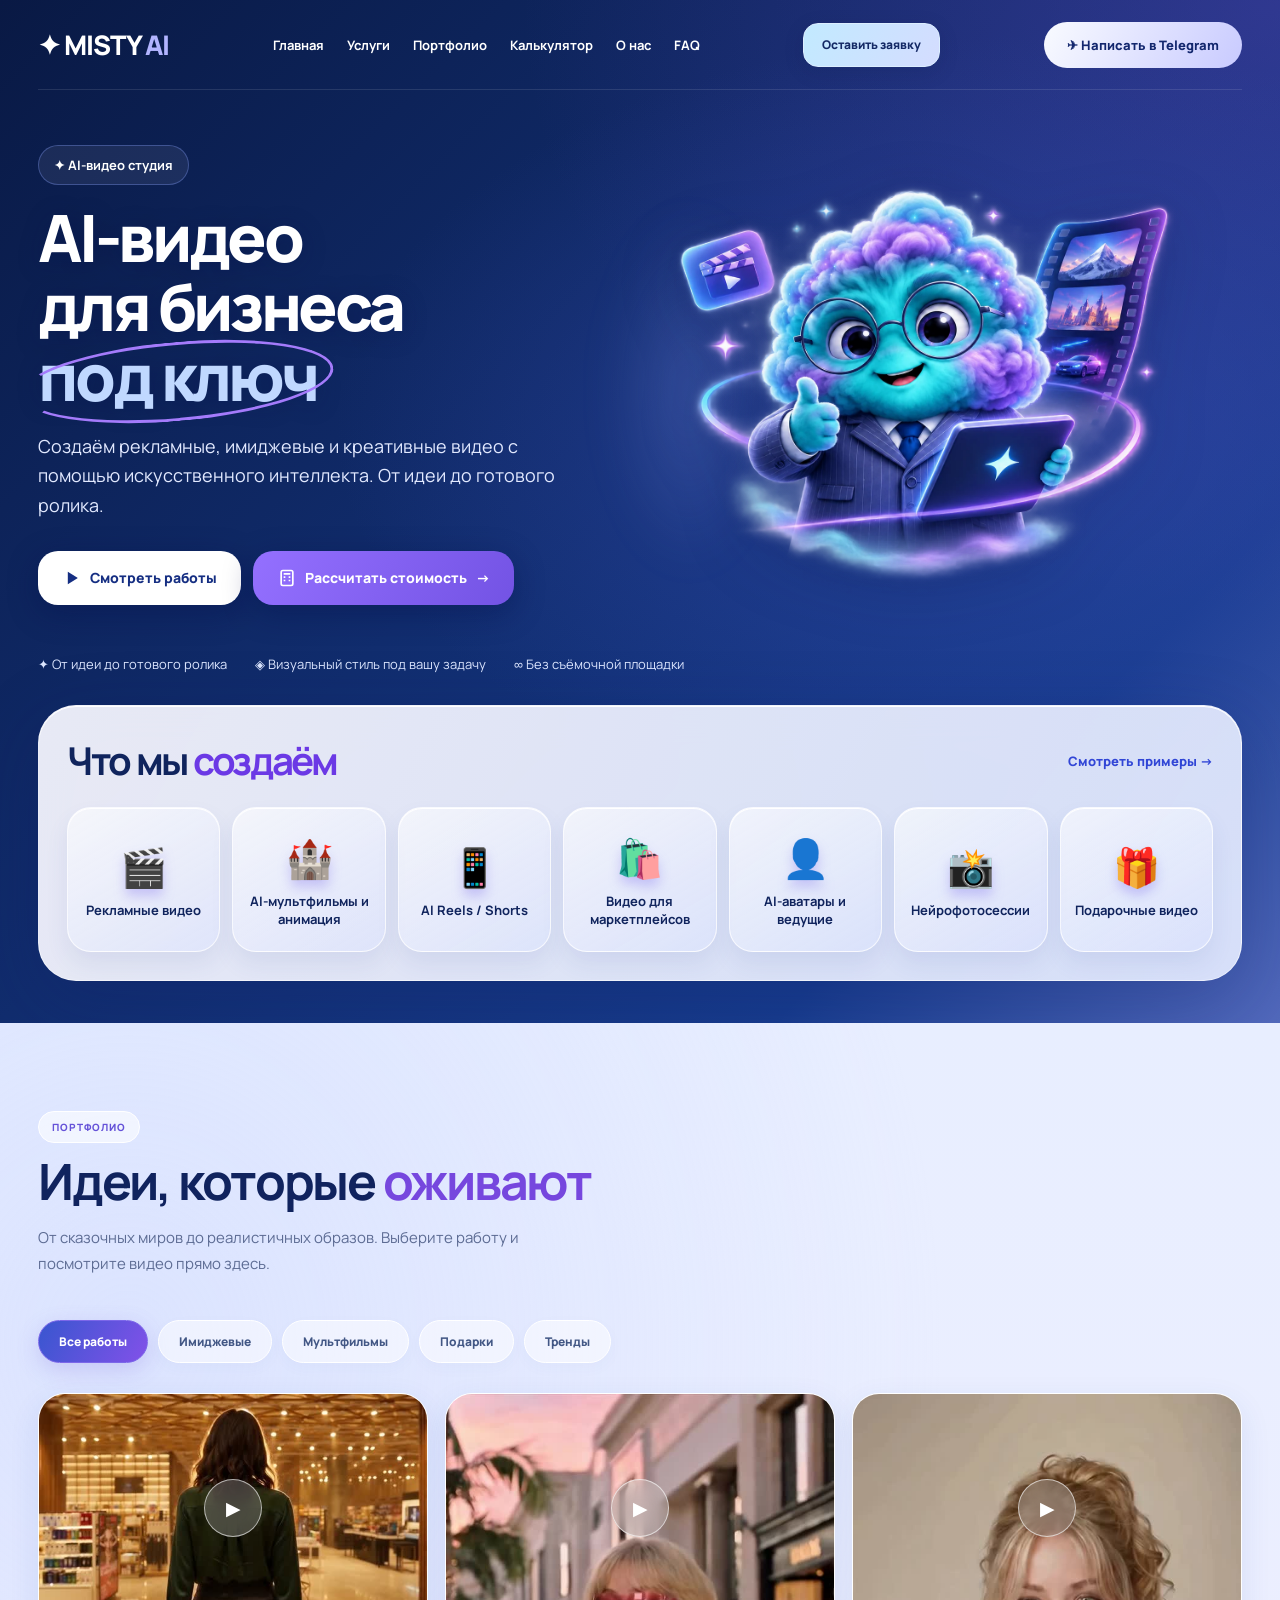
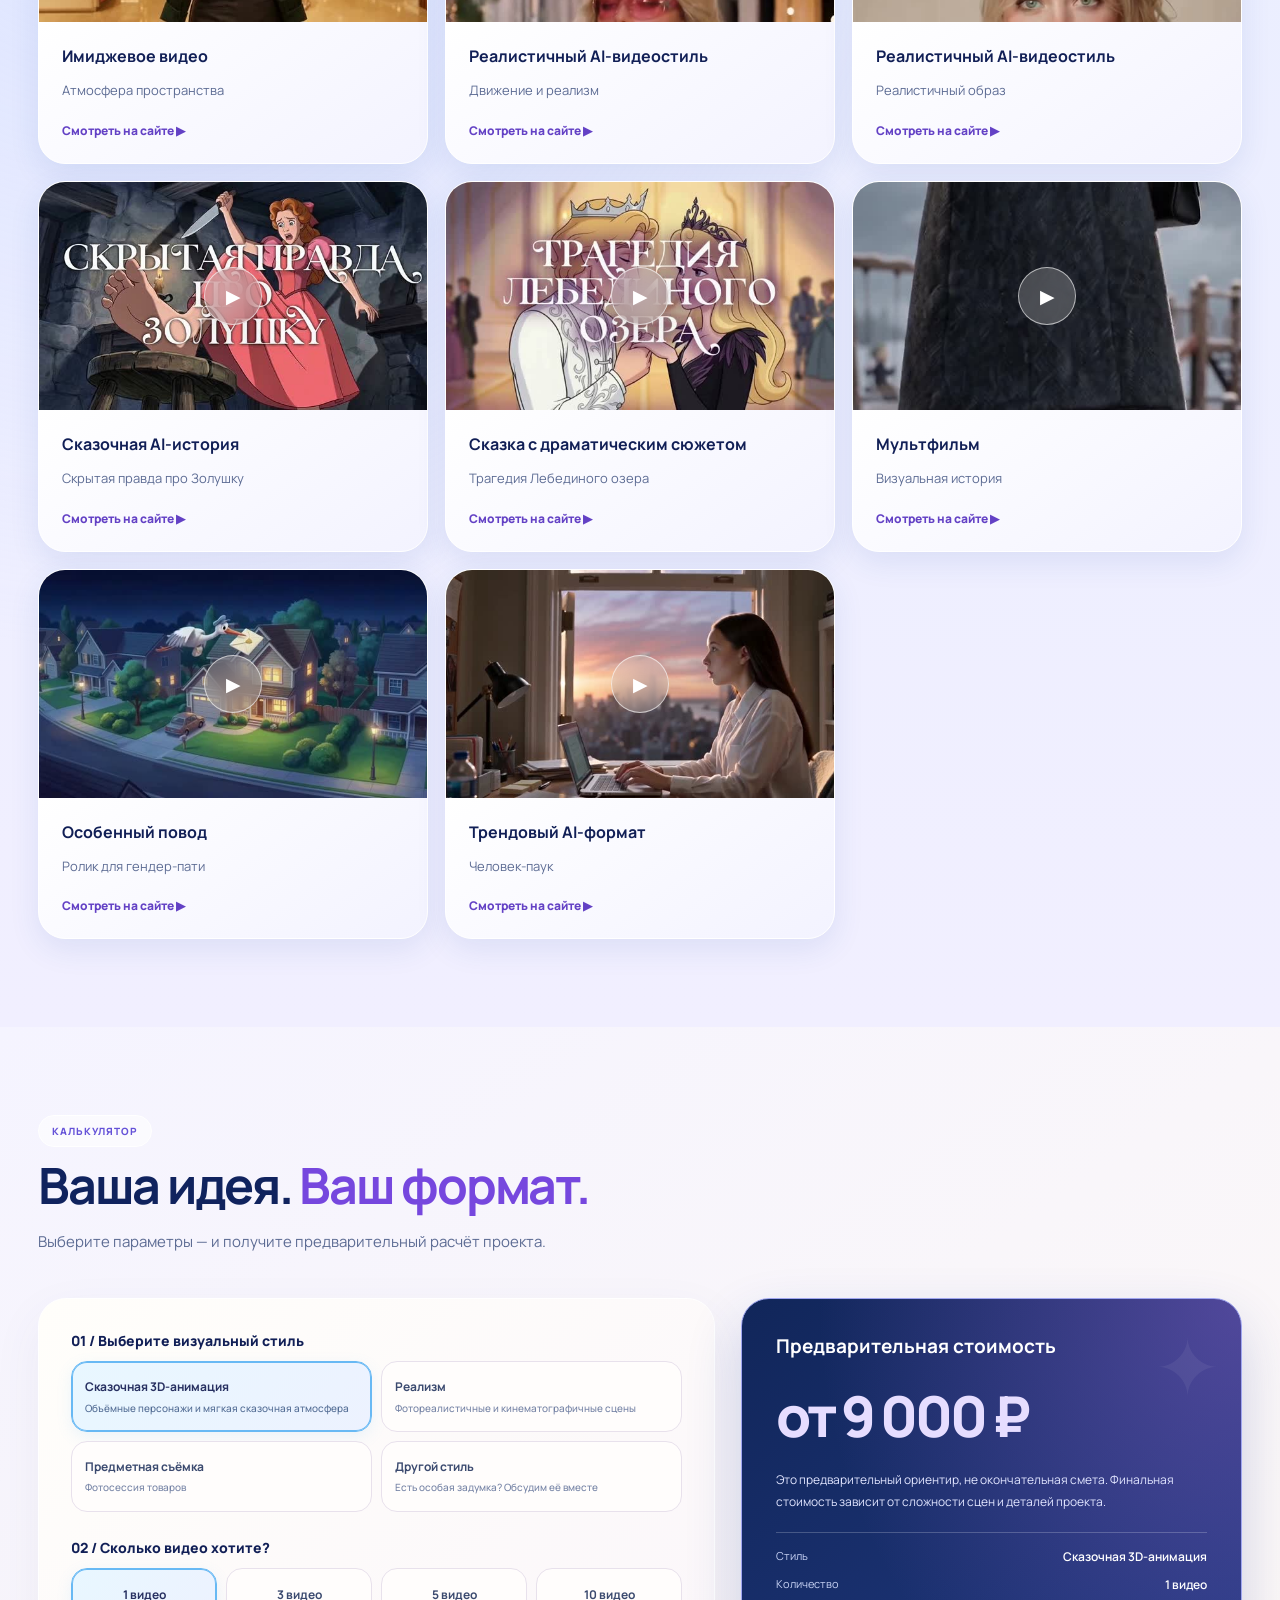
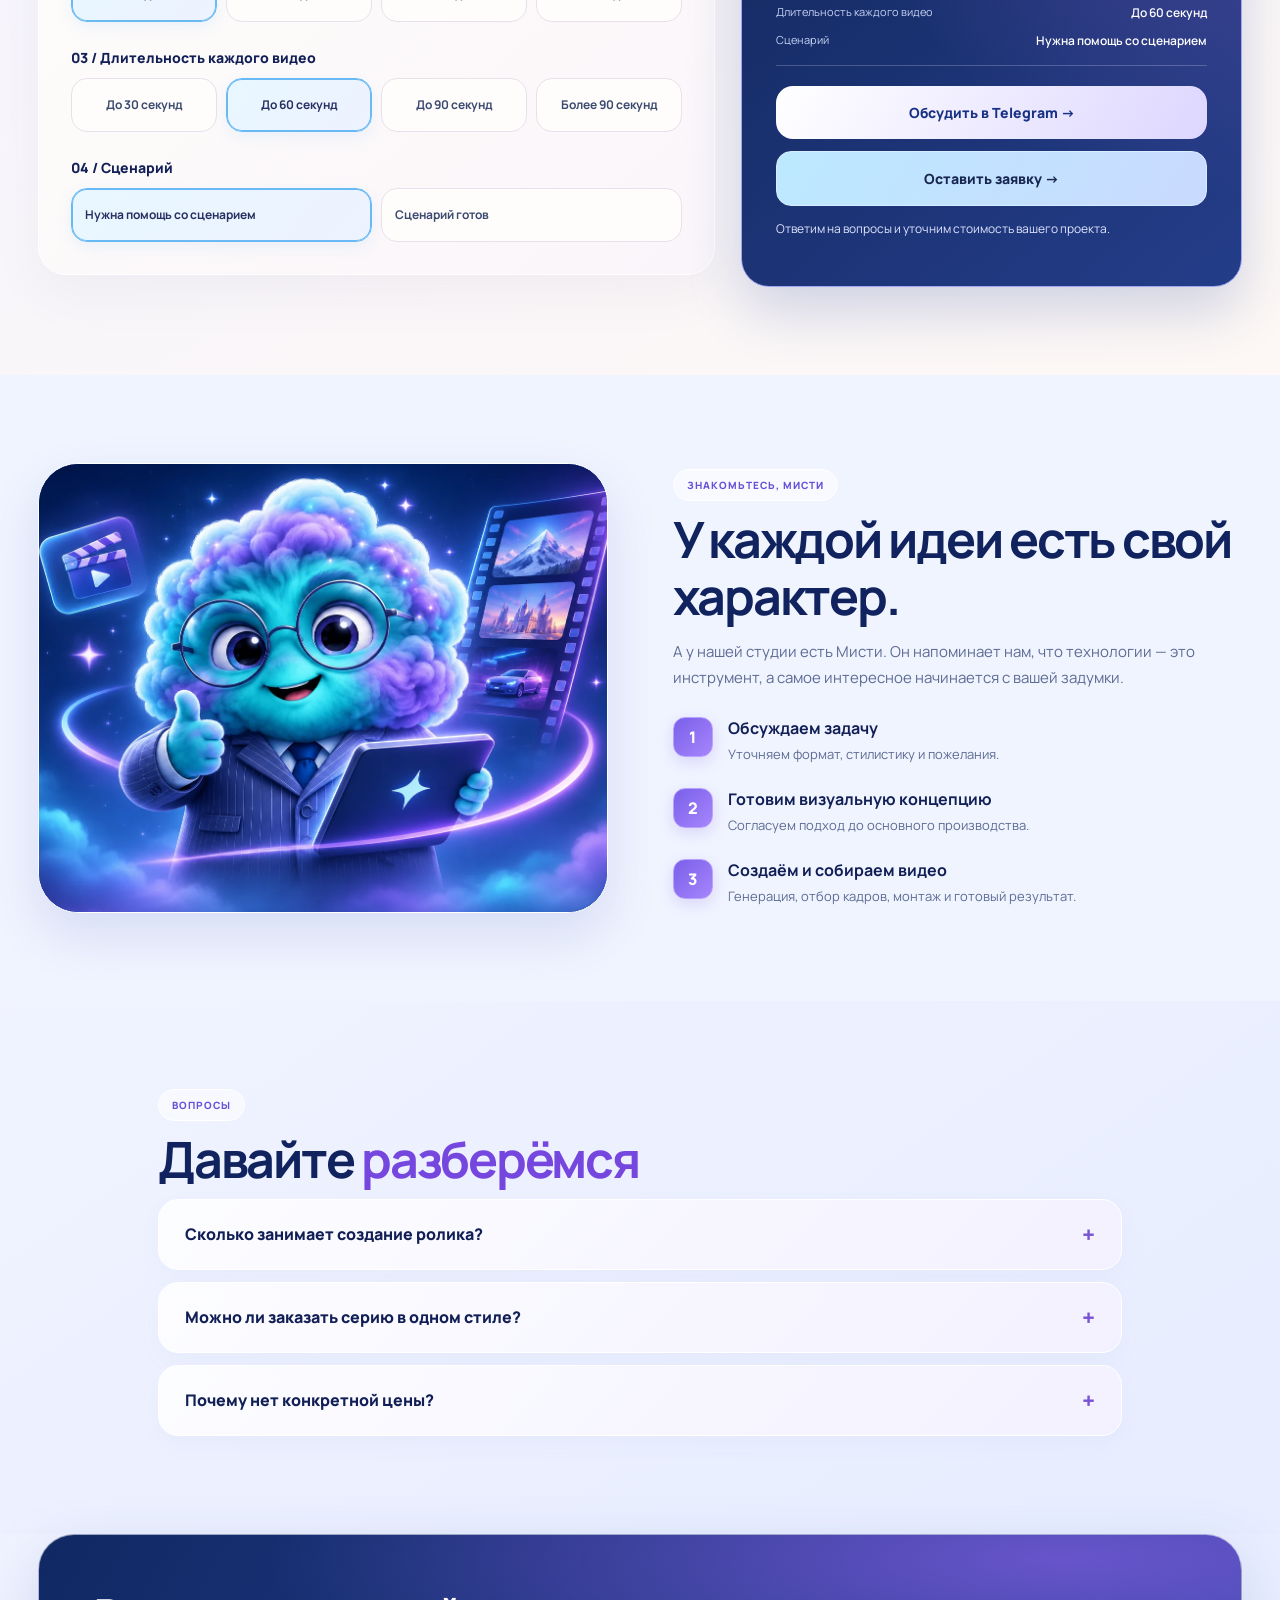
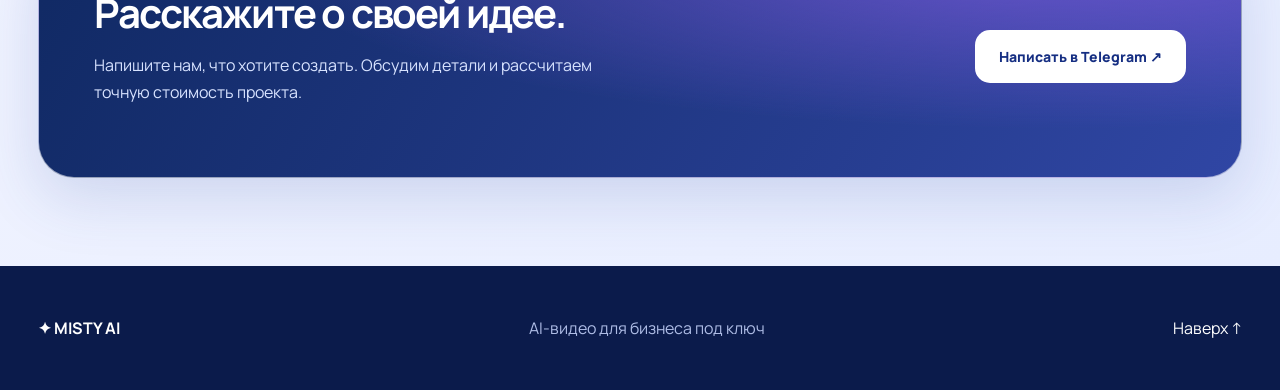
<file: index.html>
<!DOCTYPE html>

<html lang="ru"><head><script>window.MISTY_ASSET_PREFIX="public/";</script><meta charset="utf-8"/><meta content="width=device-width,initial-scale=1" name="viewport"/><meta content="#102d83" name="theme-color"/><meta content="MISTY AI — создаём AI-видео для бизнеса, брендов и особенных моментов. Портфолио и предварительный расчёт стоимости." name="description"/><title>MISTY AI — AI-видео под ключ</title><style>
@import url('https://fonts.googleapis.com/css2?family=Manrope:wght@400;500;600;700;800&display=swap');
:root{--blue:#2355d9;--deep:#0a1c54;--violet:#8862ed;--ink:#14234e;--muted:#667391;--pale:#eff4ff;--white:#fff}*{box-sizing:border-box}html{scroll-behavior:smooth}body{margin:0;font-family:Manrope,Arial,sans-serif;color:var(--ink);background:#f7f9ff}button,input,select{font:inherit}a{text-decoration:none;color:inherit}button{cursor:pointer}.wrap{max-width:1240px;margin:auto;padding:0 26px}.hero{background:radial-gradient(ellipse at 79% 42%,#4368d9 0%,transparent 40%),radial-gradient(ellipse at 100% 12%,#6444bd 0%,transparent 35%),linear-gradient(128deg,#0a1b4d,#1646a9 75%,#42298f);color:white;position:relative;overflow:hidden}.hero:before{content:"";position:absolute;width:720px;height:720px;right:-240px;top:60px;border:1px solid #ffffff24;border-radius:50%;box-shadow:0 0 0 80px #ffffff07,0 0 0 160px #ffffff05}.nav{display:flex;align-items:center;justify-content:space-between;gap:24px;min-height:88px;position:relative;z-index:5}.logo{font-size:27px;font-weight:800;letter-spacing:-1.7px}.logo span{color:#b2b4ff}.navlinks{display:flex;gap:26px;font-size:13px;font-weight:700}.navlinks a:hover{color:#c4c5ff}.pill{border:1px solid #ffffff8c;padding:13px 21px;border-radius:100px;font-size:13px;font-weight:800;white-space:nowrap}.pill:hover{background:#ffffff20}.hero-inner{min-height:610px;display:grid;grid-template-columns:1.02fr .98fr;align-items:center;position:relative}.hero-copy{position:relative;z-index:2;padding:50px 0 105px}.eyebrow{display:inline-flex;gap:9px;align-items:center;border:1px solid #ffffff50;background:#ffffff16;padding:10px 15px;border-radius:100px;font-size:12px;font-weight:700}.hero h1{font-size:clamp(48px,5.5vw,83px);line-height:1.04;letter-spacing:-.065em;margin:25px 0 22px;font-weight:800}.hero h1 em{font-style:normal;color:#b9caff}.hero-copy>p{max-width:490px;color:#e2e9ff;line-height:1.8;font-size:17px}.actions{display:flex;flex-wrap:wrap;gap:12px;margin-top:30px}.btn{display:inline-flex;align-items:center;justify-content:center;border:0;border-radius:15px;padding:17px 24px;font-size:14px;font-weight:800;transition:transform .2s,box-shadow .2s}.btn:hover{transform:translateY(-2px)}.btn-light{background:#fff;color:#152e82}.btn-purple{background:linear-gradient(120deg,#9470ff,#7353e4);color:#fff;box-shadow:0 10px 35px #20105044}.hero-art{height:100%;position:relative;min-height:510px;display:flex;align-items:end;justify-content:center}.hero-art img{width:min(100%,560px);max-height:600px;object-fit:contain;position:relative;z-index:2;filter:drop-shadow(0 28px 48px #060f4399);animation:float 5s ease-in-out infinite}.halo{position:absolute;width:480px;height:480px;max-width:90%;top:17%;border-radius:50%;background:radial-gradient(circle,#b6d8ff88 0%,#9974ff3b 48%,transparent 70%);filter:blur(12px)}.star{position:absolute;color:#d9d0ff;font-size:34px;z-index:3;animation:twinkle 3s ease-in-out infinite}.s1{left:7%;top:22%}.s2{right:5%;top:17%;animation-delay:1s}.s3{right:12%;bottom:25%;font-size:22px;animation-delay:1.7s}.hero-foot{position:absolute;bottom:25px;left:0;right:0;z-index:3;color:#e7eaffb8;font-size:12px;display:flex;gap:30px}.hero-foot span:before{content:'✦';margin-right:8px;color:#d3b5ff}.section{padding:92px 0}.section-head{display:flex;justify-content:space-between;align-items:end;gap:25px;margin-bottom:30px}.kicker{font-size:12px;font-weight:800;letter-spacing:.15em;color:#6a5de2;text-transform:uppercase}.section h2{font-size:clamp(31px,4vw,50px);letter-spacing:-.055em;line-height:1.13;margin:10px 0}.section-desc{color:var(--muted);line-height:1.75;max-width:570px}.services{display:grid;grid-template-columns:repeat(3,1fr);gap:16px}.service{border:1px solid #e2e8fa;background:white;border-radius:24px;padding:27px;min-height:200px;transition:transform .2s,box-shadow .2s}.service:hover{transform:translateY(-4px);box-shadow:0 16px 40px #203b8b12}.service .symbol{font-size:29px;background:#edf0ff;border-radius:16px;width:57px;height:57px;display:grid;place-items:center;margin-bottom:21px}.service h3{margin:0 0 8px;font-size:18px;letter-spacing:-.025em}.service p{margin:0;color:var(--muted);font-size:13px;line-height:1.65}.portfolio{background:#eaf0ff}.works{display:grid;grid-template-columns:repeat(3,1fr);gap:17px}.work{background:white;border-radius:22px;overflow:hidden;border:1px solid #dce5fb}.work-visual{height:225px;display:grid;place-items:center;position:relative;overflow:hidden;background:linear-gradient(130deg,#1a3993,#936cf2)}.work:nth-child(2) .work-visual{background:linear-gradient(130deg,#432e9d,#dd96d4)}.work:nth-child(3) .work-visual{background:linear-gradient(130deg,#116eae,#65c9e6)}.work-visual span{font-size:75px;filter:drop-shadow(0 12px 12px #0003)}.work-visual:after{content:'ДОБАВИТЬ ВИДЕО';position:absolute;bottom:16px;right:15px;background:#ffffffcf;color:#33467a;padding:6px 9px;border-radius:7px;font-size:9px;font-weight:800;letter-spacing:.05em}.work-info{padding:22px}.work-info strong{font-size:16px}.work-info p{color:var(--muted);font-size:12px;line-height:1.6}.calc-grid{display:grid;grid-template-columns:1.1fr .9fr;gap:30px;align-items:start}.calc-form,.calc-result{background:#fff;border:1px solid #e0e7fa;border-radius:25px;padding:30px}.field{margin-bottom:25px}.field label{display:block;font-weight:800;margin-bottom:11px;font-size:14px}.options{display:grid;grid-template-columns:repeat(2,1fr);gap:9px}.option{background:#f7f9ff;border:1.5px solid #e1e7f5;color:#3b4a6f;padding:13px;border-radius:12px;text-align:left;font-size:12px;font-weight:700;min-height:48px}.option[aria-pressed=true]{background:#edf0ff;border-color:#7765eb;color:#4535a2;box-shadow:inset 0 0 0 1px #7765eb}.calc-result{position:sticky;top:20px;background:linear-gradient(145deg,#102e87,#3d2c96);color:#fff}.calc-result h3{margin:0 0 18px;font-size:19px}.price{font-size:clamp(36px,4.4vw,58px);font-weight:800;letter-spacing:-.06em;margin:8px 0 15px}.small{font-size:12px;line-height:1.8;color:#e1e5ff}.summary{margin:20px 0;padding:15px 0;border-top:1px solid #ffffff35;border-bottom:1px solid #ffffff35;font-size:13px;line-height:2}.result-btn{width:100%;margin-top:10px;background:#fff;color:#173185}.about{display:grid;grid-template-columns:1fr 1fr;gap:55px;align-items:center}.about-art{background:radial-gradient(circle at center,#b8ccff,#e9edff 70%);border-radius:30px;height:400px;display:grid;place-items:center;overflow:hidden}.about-art img{height:95%;width:95%;object-fit:contain;filter:drop-shadow(0 15px 25px #283d7d30)}.steps{display:grid;gap:15px;margin-top:25px}.step{display:flex;gap:15px;align-items:start}.num{width:34px;height:34px;flex:0 0 34px;display:grid;place-items:center;background:#e8e9ff;color:#5948c3;border-radius:11px;font-weight:800}.step strong{display:block;margin-bottom:4px}.step p{margin:0;color:var(--muted);font-size:13px;line-height:1.7}.cta{background:#12368f;color:#fff;border-radius:30px;padding:55px;display:flex;align-items:center;justify-content:space-between;gap:20px}.cta h2{margin:0 0 12px}.cta p{color:#d8e3ff;max-width:550px;line-height:1.7}.faq details{border-bottom:1px solid #dce4f5;padding:21px 0}.faq summary{cursor:pointer;font-weight:800}.faq p{color:var(--muted);line-height:1.7;font-size:14px}.footer{padding:35px 0;background:#0b1b4b;color:#aebce5}.footer .wrap{display:flex;align-items:center;justify-content:space-between;gap:15px}.footer a{color:#fff} @keyframes float{0%,100%{transform:translateY(0)}50%{transform:translateY(-12px)}}@keyframes twinkle{0%,100%{opacity:.5;transform:scale(.8)}50%{opacity:1;transform:scale(1.2)}}@media(max-width:900px){.navlinks{display:none}.hero-inner{grid-template-columns:1fr}.hero-copy{padding:45px 0 0}.hero-art{min-height:390px;height:390px}.hero-art img{height:420px}.hero-foot{display:none}.services,.works{grid-template-columns:repeat(2,1fr)}.calc-grid,.about{grid-template-columns:1fr}.calc-result{position:static}}@media(max-width:600px){.wrap{padding:0 18px}.nav{min-height:72px}.logo{font-size:23px}.nav .pill{padding:11px;font-size:11px}.hero h1{font-size:49px}.hero-copy>p{font-size:14px}.hero-art{height:330px;min-height:330px}.hero-art img{height:360px}.section{padding:65px 0}.services,.works{grid-template-columns:1fr}.service{min-height:unset}.options{grid-template-columns:1fr}.calc-form,.calc-result{padding:21px}.about-art{height:310px}.cta{padding:28px;display:block}.cta .btn{margin-top:15px}.footer .wrap{display:block}.footer p{font-size:12px}}@media(prefers-reduced-motion:reduce){*,*:before,*:after{animation:none!important;scroll-behavior:auto!important}}

/* V4: hero rebuilt to match the provided reference */
.hero{background:radial-gradient(ellipse at 72% 42%,#315ac2 0%,transparent 47%),linear-gradient(115deg,#081947 0%,#123789 55%,#4935a3 100%);min-height:0;padding-bottom:34px}
.hero:before{display:none}
.hero .wrap{max-width:1500px}
.nav{min-height:78px;border-bottom:1px solid #ffffff1c}
.logo{font-size:27px;letter-spacing:-1px}
.navlinks{gap:23px;font-size:13px}
.nav .pill{background:linear-gradient(120deg,#f9fbff,#c8caff);color:#13276e;border:0;padding:14px 23px}
.hero-inner{grid-template-columns:45% 55%;min-height:570px;align-items:center}
.hero-copy{padding:30px 0 35px;z-index:3}
.hero h1{font-size:clamp(47px,5.1vw,78px);letter-spacing:-.07em;line-height:1.06;margin:18px 0 21px;text-shadow:0 3px 25px #06154c55}
.hero h1 em{color:#c0d8ff;white-space:nowrap}
.hero-copy>p{font-size:17px;max-width:540px;line-height:1.65}
.hero .eyebrow{background:#ffffff12;border-color:#879fff55;font-size:13px}
.hero .btn{border-radius:20px;box-shadow:0 8px 30px #05104b66}
.hero-showcase{height:570px;align-self:stretch;position:relative;display:flex;align-items:center;justify-content:center;margin-right:-26px;overflow:hidden;pointer-events:none}
.hero-showcase img{width:100%;height:100%;object-fit:cover;object-position:60% center;mask-image:linear-gradient(to right,transparent 0%,black 15%,black 100%);-webkit-mask-image:linear-gradient(to right,transparent 0%,black 15%,black 100%)}
.hero-services{position:relative;z-index:4;background:linear-gradient(120deg,#f3f5ffef,#dfe8ffeb);color:#10245d;border-radius:35px;padding:26px 30px 32px;box-shadow:0 18px 65px #08173b40;backdrop-filter:blur(18px)}
.hero-services-head{display:flex;justify-content:space-between;align-items:center;gap:20px;margin-bottom:20px}
.hero-services-head h2{font-size:clamp(26px,3vw,39px);letter-spacing:-.06em;margin:0}
.hero-services-head h2 span{color:#6b39e5}
.hero-services-head a{font-weight:800;color:#3146d6;font-size:13px}
.hero-services-grid{display:grid;grid-template-columns:repeat(7,minmax(0,1fr));gap:12px}
.hero-service-item{min-height:145px;border:1px solid #ffffffbb;background:#ffffff67;border-radius:24px;display:flex;flex-direction:column;align-items:center;justify-content:center;text-align:center;padding:14px 9px;gap:10px;box-shadow:0 8px 20px #173d9410}
.hero-service-item:hover{background:#fff;transform:translateY(-2px)}
.hero-service-icon{display:grid;place-items:center;font-size:36px;filter:drop-shadow(0 4px 7px #3a39c83b)}
.hero-service-item strong{font-size:12px;line-height:1.35}
.misty-video-modal[hidden]{display:none}
.misty-video-modal{position:fixed;inset:0;z-index:99999;background:#07112de8;display:grid;place-items:center;padding:20px}
.misty-video-box{width:min(100%,980px);background:#101e49;border:1px solid #7083bd70;border-radius:22px;overflow:hidden;box-shadow:0 25px 100px #0009}
.misty-video-bar{display:flex;align-items:center;justify-content:space-between;padding:14px 20px;color:#fff}
.misty-video-bar button{border:0;border-radius:50%;width:36px;height:36px;background:#ffffff1f;color:#fff;font-size:20px}
.misty-video-ratio{aspect-ratio:16/9;background:#000}
.misty-video-ratio iframe{width:100%;height:100%;border:0}
.misty-video-footer{padding:12px 20px;color:#c8d2f5;font-size:12px}
.misty-video-footer a{color:#fff;text-decoration:underline}
@media(max-width:1050px){.navlinks{gap:12px;font-size:11px}.hero-services-grid{grid-template-columns:repeat(4,minmax(0,1fr))}.hero-inner{grid-template-columns:49% 51%}}
@media(max-width:900px){.navlinks{display:none}.hero-inner{grid-template-columns:1fr;min-height:0}.hero-copy{padding:45px 0 10px}.hero-showcase{height:420px;margin:0 -26px}.hero-showcase img{object-position:center 44%;mask-image:linear-gradient(to bottom,transparent 0%,black 12%,black 100%);-webkit-mask-image:linear-gradient(to bottom,transparent 0%,black 12%,black 100%)}.hero-services-grid{grid-template-columns:repeat(4,minmax(0,1fr))}}
@media(max-width:600px){.hero h1{font-size:clamp(42px,11vw,62px)}.hero-copy>p{font-size:14px}.hero-showcase{height:310px;margin:0 -18px}.hero-services{padding:20px 14px;border-radius:24px}.hero-services-grid{grid-template-columns:repeat(2,minmax(0,1fr));gap:9px}.hero-service-item{min-height:116px;border-radius:17px}.hero-services-head h2{font-size:27px}.hero-services-head a{font-size:11px}.nav .pill{padding:10px 12px;font-size:11px}}

.hero-showcase:before{content:"";position:absolute;z-index:2;left:0;top:0;bottom:0;width:25%;background:linear-gradient(90deg,#143887 0%,#143887dd 27%,transparent 100%);pointer-events:none}
.portfolio{background:linear-gradient(180deg,#eaf0ff,#f4f6ff)}
.work{border-radius:26px;box-shadow:0 10px 25px #284aa412;transition:transform .2s,box-shadow .2s}
.work:hover{transform:translateY(-4px);box-shadow:0 18px 35px #284aa425}
.work-visual{cursor:pointer}
.work-info a{display:inline-block;margin-top:8px;color:#6047d8;font-weight:800}
.calc-form,.calc-result{border-radius:28px;box-shadow:0 10px 35px #223f8c0b}
.option{border-radius:15px}
.faq details{background:#fff;border:1px solid #e0e8fa!important;border-radius:18px;padding:18px 22px;margin-bottom:10px}
.faq details[open]{border-color:#a89aee!important}
.video-native{background:linear-gradient(180deg,#eef3ff,#f7f9ff);padding:35px 0 75px}
.native-grid{display:grid;grid-template-columns:repeat(3,minmax(0,1fr));gap:16px}
.native-card{background:#fff;padding:10px;border:1px solid #dce5fa;border-radius:20px;box-shadow:0 8px 25px #274c9a10}
.native-card iframe{width:100%;aspect-ratio:16/9;border:0;border-radius:13px;background:#142452}
.native-card p{margin:10px 6px 6px;font-size:13px;font-weight:700;color:#21376e}
@media(max-width:900px){.native-grid{grid-template-columns:repeat(2,minmax(0,1fr))}}
@media(max-width:600px){.native-grid{grid-template-columns:1fr}.hero-showcase:before{width:18%}}

#portfolio .work{cursor:pointer}#portfolio .work:hover .play{transform:translate(-50%,-50%) scale(1.14);background:#6950dc}#portfolio .work:focus-visible{outline:3px solid #7856f1;outline-offset:3px}
#portfolio .work-visual .play{pointer-events:none;transition:transform .2s,background .2s}

/* Cohesive playful blue/violet style, matching hero */
.section:not(.portfolio){background:linear-gradient(180deg,#f1f5ff,#f8f9ff)}
.portfolio{background:linear-gradient(160deg,#e3eaff,#eef2ff)}
.section h2{color:#10235e}
.kicker{color:#6552d8}
.work{border:1px solid #d5defa;border-radius:23px;box-shadow:0 10px 28px #2c46a817}
.work-visual{background:#162e81}
.work-info{background:#fff}
.calc-form{background:#fdfdff;border:1px solid #dce4ff;box-shadow:0 16px 36px #244cb00d}
.calc-result{background:radial-gradient(circle at 90% 10%,#7057d9 0%,transparent 50%),linear-gradient(145deg,#123888,#202b85)}
.option{border-radius:16px;background:#f1f4ff}
.option[aria-pressed=true]{background:#e6e6ff;border-color:#8363ec}
.faq details{border-radius:20px;background:#fff;box-shadow:0 5px 15px #1d40900b}
.field[hidden]{display:none!important}
</style><style>
.portfolio-filters{display:flex;gap:9px;flex-wrap:wrap;margin:0 0 22px}.filter{border:1px solid #cbd8f8;background:#fff;color:#425785;border-radius:99px;padding:10px 16px;font-weight:800;font-size:12px}.filter.active{background:#263fc2;color:#fff;border-color:#263fc2}.work-visual{height:215px;background:#13295e!important}.work-visual:after{display:none}.work-visual iframe{width:100%;height:100%;border:0}.work-visual img{width:100%;height:100%;object-fit:cover}.work-visual .play{position:absolute;inset:0;display:grid;place-items:center;color:#fff;font-size:36px;background:#14234e38}.work-info a{color:#4c46c3;font-size:12px;font-weight:800}.work[hidden]{display:none}.calc-form .field{margin-bottom:26px}.calc-form .field:last-child{margin-bottom:0}.option small{display:block;margin-top:5px;color:#7583a5;font-weight:500;line-height:1.45}.option[aria-pressed=true] small{color:#5c59a1}.result-btn{display:flex}.calc-form .options.four{grid-template-columns:repeat(4,minmax(0,1fr))}.calc-form .options.four .option{text-align:center}.calc-form .options{grid-template-columns:repeat(2,minmax(0,1fr))}@media(max-width:650px){.calc-form .options.four{grid-template-columns:repeat(2,minmax(0,1fr))}.calc-form .options{grid-template-columns:1fr}}
</style><link rel="stylesheet" href="public/assets/design.css?v=mobile-1"/><link rel="stylesheet" href="public/assets/responsive.css?v=short-form-1"></head><body>
<header class="hero" id="top"><div class="wrap"><nav class="nav"><a class="logo" href="#top">✦ MISTY<span> AI</span></a><button class="menu-toggle" aria-label="Открыть меню" aria-expanded="false" aria-controls="navigation">☰</button><div class="navlinks" id="navigation"><a href="#top">Главная</a><a href="#services">Услуги</a><a href="#portfolio">Портфолио</a><a href="#calculator">Калькулятор</a><a href="#about">О нас</a><a href="#faq">FAQ</a></div><a class="nav-request" href="#application" data-request-open aria-controls="application" aria-expanded="false">Оставить заявку</a><a class="pill" href="https://t.me/misty_ai_support">✈ Написать в Telegram</a></nav><div class="hero-inner"><div class="hero-copy"><span class="eyebrow">✦ AI-видео студия</span><h1>AI-видео<br/>для бизнеса<br/><em>под ключ</em></h1><p>Создаём рекламные, имиджевые и креативные видео с помощью искусственного интеллекта. От идеи до готового ролика.</p><div class="actions"><a class="btn btn-light" href="#portfolio"><svg class="action-icon" aria-hidden="true" viewBox="0 0 24 24"><path d="M7 4.5v15l12-7.5z" fill="currentColor"/></svg><span>Смотреть работы</span></a><a class="btn btn-purple" href="#calculator"><svg class="action-icon" aria-hidden="true" viewBox="0 0 24 24"><rect x="5" y="3" width="14" height="18" rx="2" fill="none" stroke="currentColor" stroke-width="2"/><path d="M8 7h8M8 11h2m4 0h2m-8 4h2m4 0h2" stroke="currentColor" stroke-width="2"/></svg><span>Рассчитать стоимость</span><span class="action-arrow" aria-hidden="true">→</span></a></div></div><div class="hero-showcase"><img fetchpriority="high" decoding="async" alt="Мисти — пушистый бирюзово-сиреневый маскот с очками и планшетом на фоне видеокадров" src="public/assets/misty-hero-integrated.webp"/></div></div><div class="hero-benefits"><span>✦ От идеи до готового ролика</span><span>◈ Визуальный стиль под вашу задачу</span><span>∞ Без съёмочной площадки</span></div><div class="hero-services" id="services"><div class="hero-services-head"><h2>Что мы <span>создаём</span></h2><a href="#portfolio">Смотреть примеры →</a></div><div class="hero-services-grid"><a class="hero-service-item" href="#portfolio"><span class="hero-service-icon">🎬</span><strong>Рекламные видео</strong></a><a class="hero-service-item" href="#portfolio"><span class="hero-service-icon">🏰</span><strong>AI-мультфильмы и анимация</strong></a><a class="hero-service-item" href="#portfolio"><span class="hero-service-icon">📱</span><strong>AI Reels / Shorts</strong></a><a class="hero-service-item" href="#portfolio"><span class="hero-service-icon">🛍️</span><strong>Видео для маркетплейсов</strong></a><a class="hero-service-item" href="#portfolio"><span class="hero-service-icon">👤</span><strong>AI-аватары и ведущие</strong></a><a class="hero-service-item" href="#portfolio"><span class="hero-service-icon">📸</span><strong>Нейрофотосессии</strong></a><a class="hero-service-item" href="#portfolio"><span class="hero-service-icon">🎁</span><strong>Подарочные видео</strong></a></div></div></div></header>
<main>
<section class="section portfolio" id="portfolio"><div class="wrap"><div class="section-head"><div><span class="kicker">Портфолио</span><h2>Идеи, которые <em>оживают</em></h2><p class="section-desc">От сказочных миров до реалистичных образов. Выберите работу и посмотрите видео прямо здесь.</p></div></div><div aria-label="Категории работ" class="portfolio-filters" role="group"><button aria-pressed="true" class="filter active" data-filter="all">Все работы</button><button aria-pressed="false" class="filter" data-filter="image">Имиджевые</button><button aria-pressed="false" class="filter" data-filter="cartoon">Мультфильмы</button><button aria-pressed="false" class="filter" data-filter="gift">Подарки</button><button aria-pressed="false" class="filter" data-filter="trend">Тренды</button></div><div class="works" id="work-list"></div></div></section>
<section class="section" id="calculator"><div class="wrap"><div class="section-head"><div><span class="kicker">Калькулятор</span><h2>Ваша идея. <em>Ваш формат.</em></h2><p class="section-desc">Выберите параметры — и получите предварительный расчёт проекта.</p></div></div><div class="calc-grid"><div class="calc-form" id="questions"></div><aside class="calc-result"><h3>Предварительная стоимость</h3><div class="price" id="price" role="status" aria-live="polite">от 9 000 ₽</div><p class="small">Это предварительный ориентир, не окончательная смета. Финальная стоимость зависит от сложности сцен и деталей проекта.</p><div class="summary" id="summary"></div><a class="btn result-btn" href="https://t.me/misty_ai_support" id="discuss" rel="noopener noreferrer" target="_blank">Обсудить в Telegram →</a><button type="button" class="btn request-btn" id="request-open" aria-expanded="false" aria-controls="application">Оставить заявку →</button><p class="small">Ответим на вопросы и уточним стоимость вашего проекта.</p></aside></div></div></section>
<section class="section" id="application" hidden><div class="wrap"><div class="application-panel"><span class="kicker">Давайте создадим что-то особенное</span><h2>Оставить <em>заявку</em></h2><p class="section-desc">Достаточно имени и одного контакта. Подробности — по желанию, их можно обсудить позже.</p><form id="lead-form"><div class="required-heading"><span>Обязательные поля</span><small>Отмечены звёздочкой *</small></div><div class="lead-grid required-fields">
<label>Ваше имя <span class="required-mark" aria-hidden="true">*</span><input name="name" autocomplete="name" maxlength="100" required placeholder="Как к вам обращаться?"></label>
<label>Как с вами связаться? <span class="required-mark" aria-hidden="true">*</span><select name="preferredContact" required><option value="">Выберите удобный способ</option><option value="Telegram">Telegram</option><option value="WhatsApp">WhatsApp</option><option value="Звонок">Звонок</option><option value="E-mail">E-mail</option></select></label>
<label id="phone-contact" class="primary-contact" hidden>Ваш телефон <span class="required-mark" aria-hidden="true">*</span><input name="phone" type="tel" autocomplete="tel" maxlength="40" placeholder="+7 …" disabled></label>
<label id="email-contact" class="primary-contact" hidden>Ваш e-mail <span class="required-mark" aria-hidden="true">*</span><input name="email" type="email" autocomplete="email" maxlength="254" placeholder="you@example.com" disabled></label>
<label id="telegram-contact" class="primary-contact" hidden>Ваш Telegram-ник <span class="required-mark" aria-hidden="true">*</span><input name="telegram" type="text" maxlength="33" autocomplete="off" placeholder="@username" disabled><small>Достаточно ника — телефон и почта не нужны.</small></label>
</div><details class="optional-fields"><summary><span>Дополнить заявку</span><small>Необязательно</small></summary><p class="optional-intro">Эти детали помогут быстрее разобраться в задаче. Можно ничего не заполнять.</p><div class="lead-grid"><label id="extra-email-contact">Дополнительный e-mail <span class="optional-mark">по желанию</span><input name="extraEmail" type="email" autocomplete="email" maxlength="254" placeholder="you@example.com"></label><label>Компания / бренд <span class="optional-mark">по желанию</span><input name="company" autocomplete="organization" maxlength="150"></label><label>Желаемый срок запуска <span class="optional-mark">по желанию</span><input name="deadline" type="date"></label></div><label>Коротко о задаче / материалах <span class="optional-mark">по желанию</span><textarea name="comment" rows="3" maxlength="4000" placeholder="Например: рекламный ролик для нового продукта"></textarea></label></details>
<label class="honeypot" aria-hidden="true">Website<input name="website" tabindex="-1" autocomplete="off"></label>
<label class="consent"><input name="consent" type="checkbox" required><span>Согласен(на) на обработку персональных данных в соответствии с <a id="privacy-link" href="PRIVACY_POLICY_URL">политикой конфиденциальности</a>. <span class="required-mark" aria-hidden="true">*</span></span></label>
<button type="submit" class="btn btn-purple">Отправить заявку →</button><p class="form-reassurance">Параметры калькулятора приложим автоматически.</p><details class="order-details"><summary>Посмотреть выбранные параметры</summary><p class="order-preview" id="lead-order"></p></details><p id="lead-status" role="status" aria-live="polite"></p></form></div></div></section><section class="section" id="about" style="background:#f0f4ff"><div class="wrap about"><div class="about-art"><img loading="lazy" decoding="async" alt="Маскот Мисти" src="public/assets/misty-hero-clean.webp"/></div><div><span class="kicker">Знакомьтесь, Мисти</span><h2>У каждой идеи есть свой характер.</h2><p class="section-desc">А у нашей студии есть Мисти. Он напоминает нам, что технологии — это инструмент, а самое интересное начинается с вашей задумки.</p><div class="steps"><div class="step"><span class="num">1</span><div><strong>Обсуждаем задачу</strong><p>Уточняем формат, стилистику и пожелания.</p></div></div><div class="step"><span class="num">2</span><div><strong>Готовим визуальную концепцию</strong><p>Согласуем подход до основного производства.</p></div></div><div class="step"><span class="num">3</span><div><strong>Создаём и собираем видео</strong><p>Генерация, отбор кадров, монтаж и готовый результат.</p></div></div></div></div></div></section>
<section class="section faq" id="faq"><div class="wrap"><span class="kicker">Вопросы</span><h2>Давайте <em>разберёмся</em></h2><details><summary>Сколько занимает создание ролика?</summary><p>Срок зависит от длительности, сложности сцен, количества согласований и дополнительных материалов. Точные сроки определим после обсуждения задачи.</p></details><details><summary>Можно ли заказать серию в одном стиле?</summary><p>Да, можно заранее разработать общий визуальный подход, чтобы выпуски серии выглядели цельно.</p></details><details><summary>Почему нет конкретной цены?</summary><p>Стоимость зависит от сложности видео: выбранного стиля, количества сцен и персонажей, детализации, длительности и объёма монтажных работ. Именно поэтому у каждого проекта своя точная смета — калькулятор выше показывает лишь ориентир, а цену называем после обсуждения задачи.</p></details></div></section>
<section class="section" id="contact" style="padding-top:0"><div class="wrap"><div class="cta"><div><h2>Расскажите о своей идее.</h2><p>Напишите нам, что хотите создать. Обсудим детали и рассчитаем точную стоимость проекта.</p></div><a class="btn btn-light" href="https://t.me/misty_ai_support" rel="noopener noreferrer" target="_blank">Написать в Telegram ↗</a></div></div></section></main><footer class="footer"><div class="wrap"><strong style="color:#fff">✦ MISTY AI</strong><p>AI-видео для бизнеса под ключ</p><a href="#top">Наверх ↑</a></div></footer>
<div aria-label="Просмотр работы MISTY AI" aria-modal="true" class="misty-video-modal" hidden="" id="misty-video-modal" role="dialog">
<div class="misty-video-box">
<div class="misty-video-bar"><strong>Смотрим работу MISTY AI</strong><button aria-label="Закрыть видео" id="misty-video-close" type="button">✕</button></div>
<div class="misty-video-ratio"><video controls playsinline preload="none" id="misty-video-frame" aria-label="Видео MISTY AI">Ваш браузер не поддерживает видео.</video></div>
<div class="misty-video-footer"><a href="#" id="misty-video-external" download>Скачать видео ↓</a></div>
</div></div><script src="public/assets/config.js"></script><script src="public/assets/pricing.js"></script><script src="public/assets/calculator.js?v=short-form-1"></script><script src="public/assets/site.js"></script></body></html>
</file>
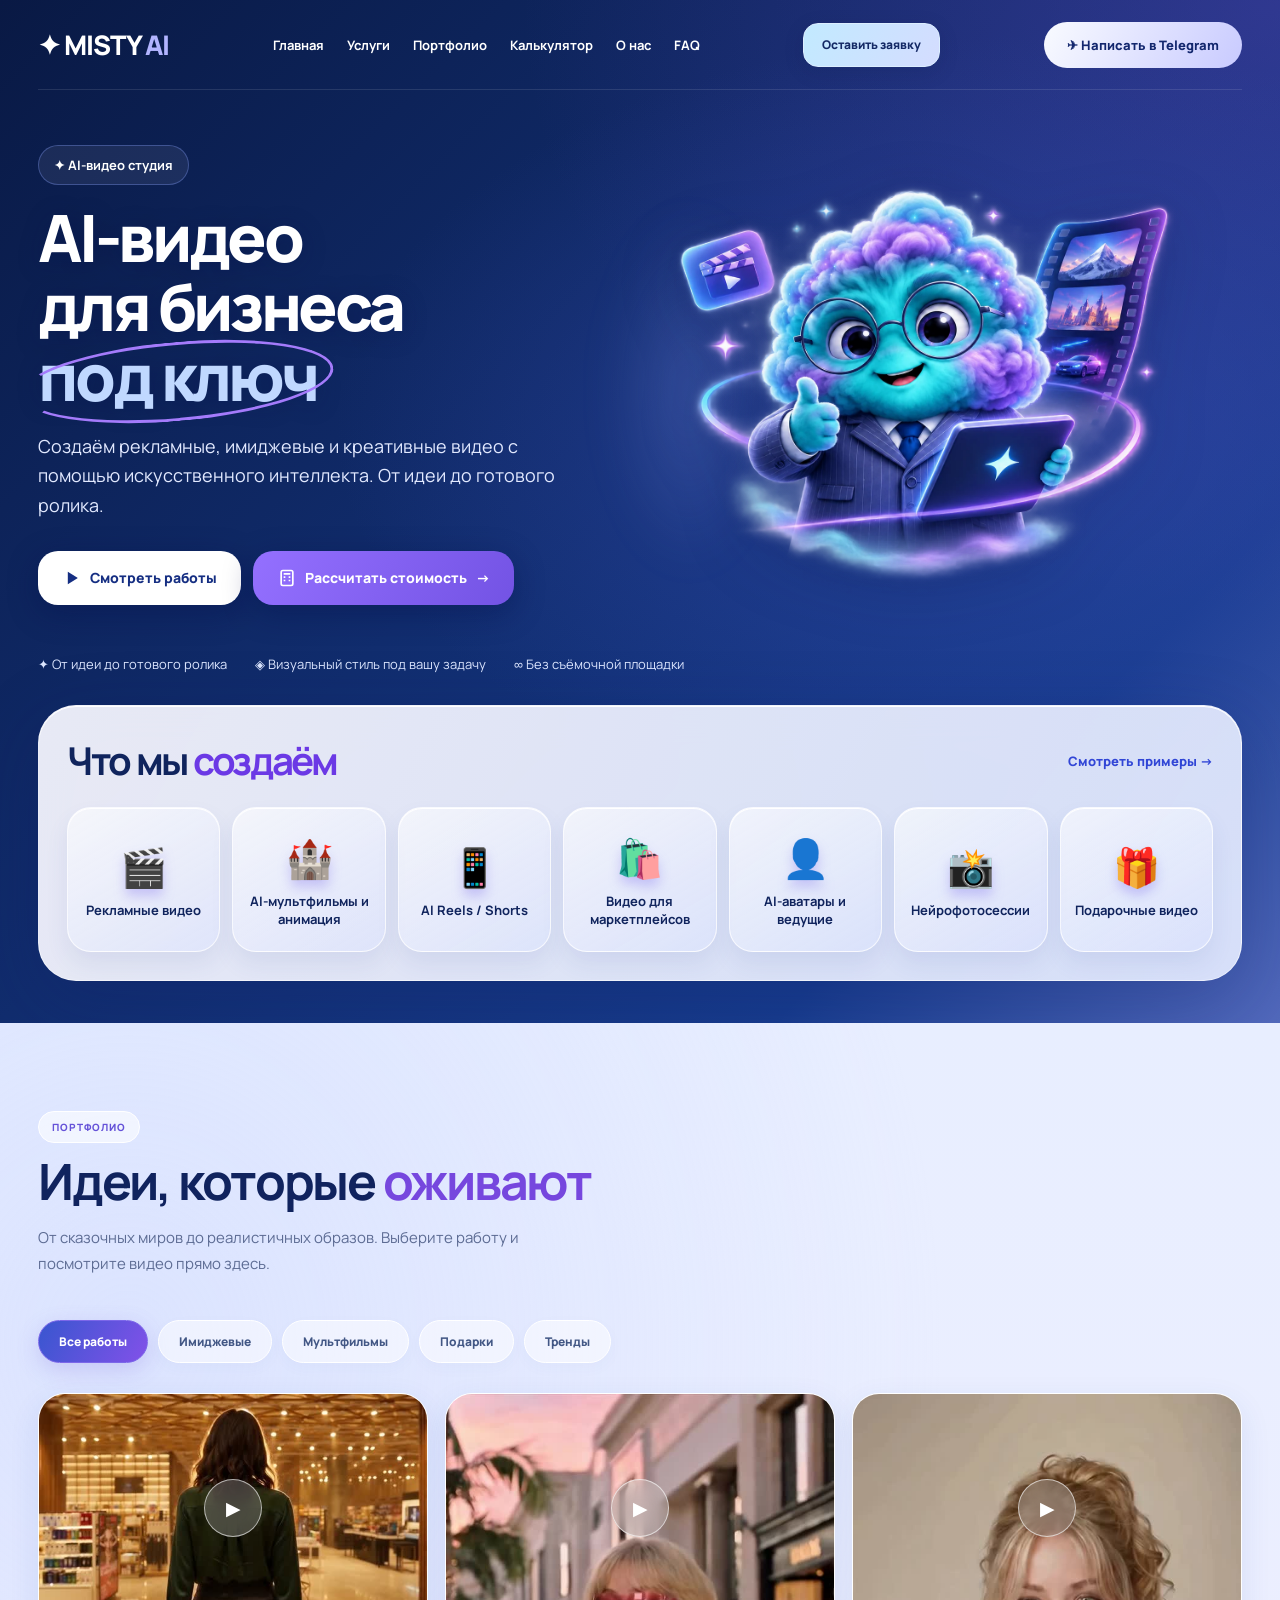
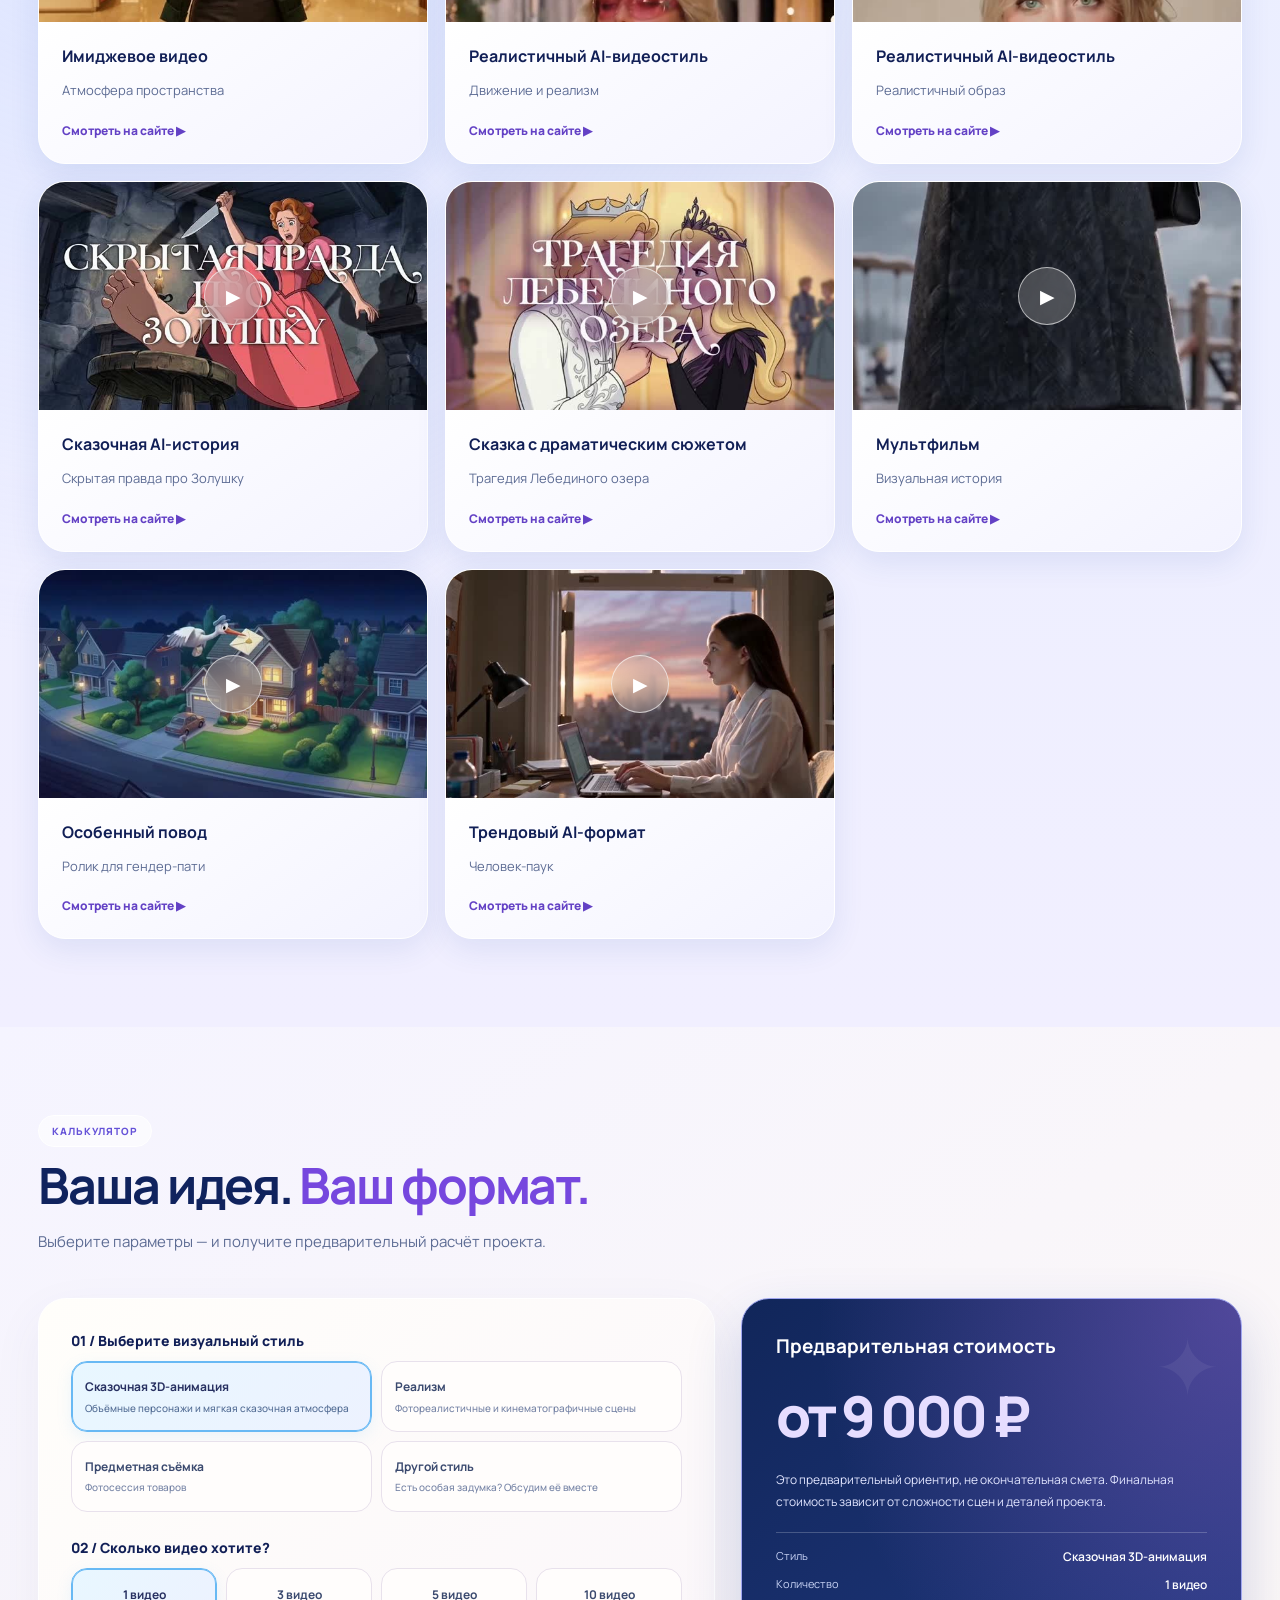
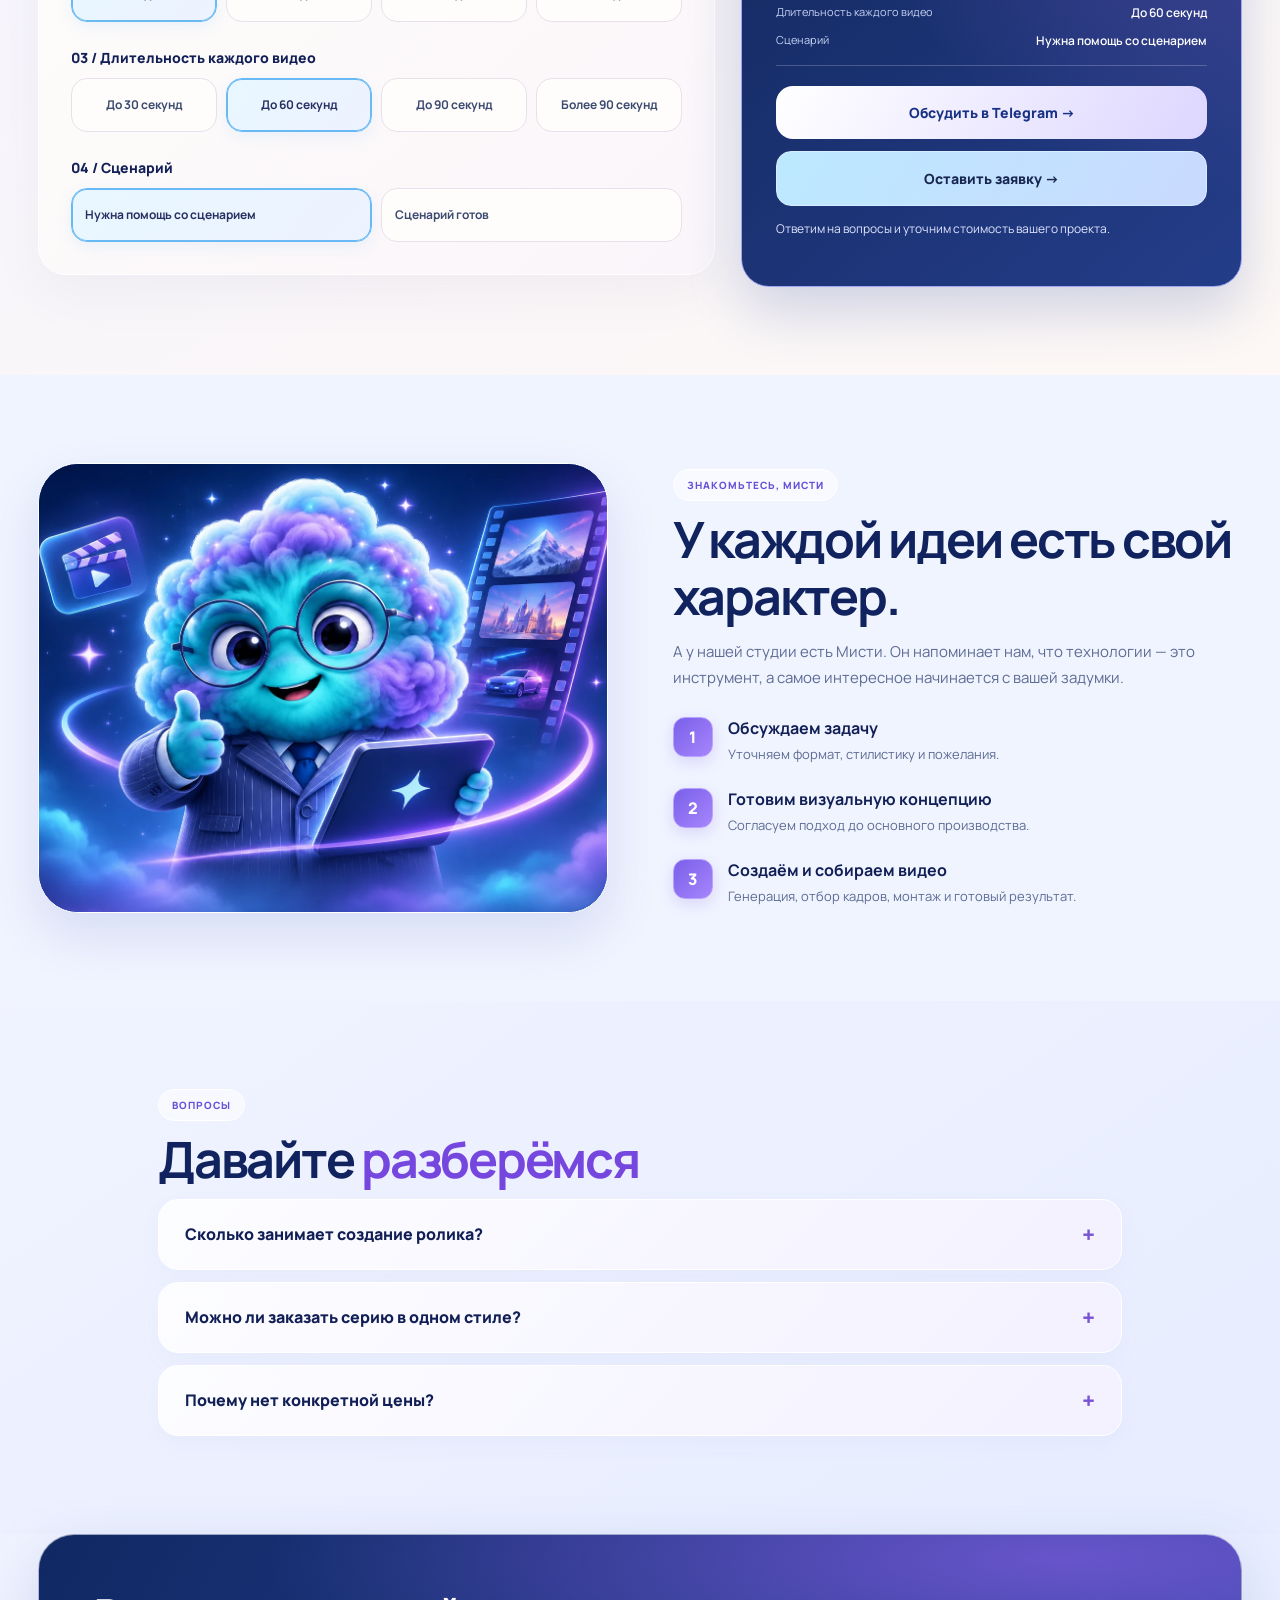
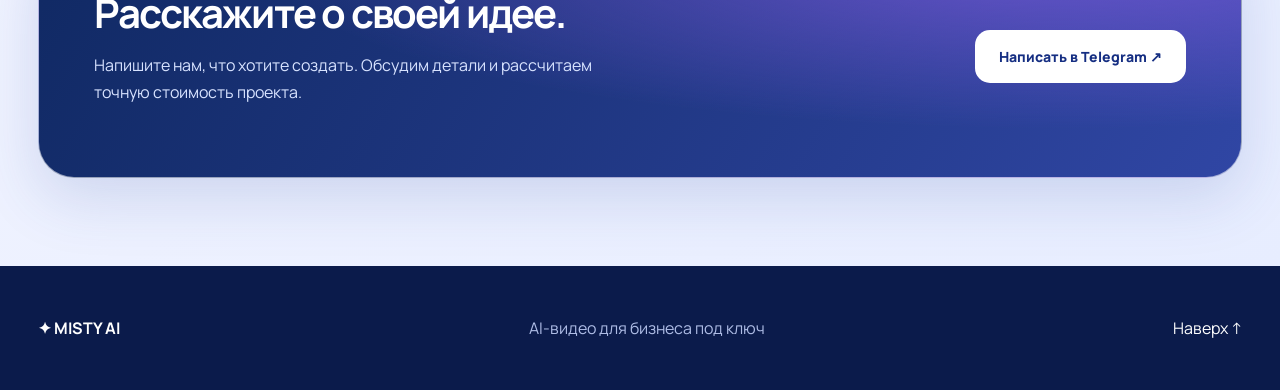
<file: public/index.html>
<!DOCTYPE html>

<html lang="ru"><head><meta charset="utf-8"/><meta content="width=device-width,initial-scale=1" name="viewport"/><meta content="#102d83" name="theme-color"/><meta content="MISTY AI — создаём AI-видео для бизнеса, брендов и особенных моментов. Портфолио и предварительный расчёт стоимости." name="description"/><title>MISTY AI — AI-видео под ключ</title><style>
@import url('https://fonts.googleapis.com/css2?family=Manrope:wght@400;500;600;700;800&display=swap');
:root{--blue:#2355d9;--deep:#0a1c54;--violet:#8862ed;--ink:#14234e;--muted:#667391;--pale:#eff4ff;--white:#fff}*{box-sizing:border-box}html{scroll-behavior:smooth}body{margin:0;font-family:Manrope,Arial,sans-serif;color:var(--ink);background:#f7f9ff}button,input,select{font:inherit}a{text-decoration:none;color:inherit}button{cursor:pointer}.wrap{max-width:1240px;margin:auto;padding:0 26px}.hero{background:radial-gradient(ellipse at 79% 42%,#4368d9 0%,transparent 40%),radial-gradient(ellipse at 100% 12%,#6444bd 0%,transparent 35%),linear-gradient(128deg,#0a1b4d,#1646a9 75%,#42298f);color:white;position:relative;overflow:hidden}.hero:before{content:"";position:absolute;width:720px;height:720px;right:-240px;top:60px;border:1px solid #ffffff24;border-radius:50%;box-shadow:0 0 0 80px #ffffff07,0 0 0 160px #ffffff05}.nav{display:flex;align-items:center;justify-content:space-between;gap:24px;min-height:88px;position:relative;z-index:5}.logo{font-size:27px;font-weight:800;letter-spacing:-1.7px}.logo span{color:#b2b4ff}.navlinks{display:flex;gap:26px;font-size:13px;font-weight:700}.navlinks a:hover{color:#c4c5ff}.pill{border:1px solid #ffffff8c;padding:13px 21px;border-radius:100px;font-size:13px;font-weight:800;white-space:nowrap}.pill:hover{background:#ffffff20}.hero-inner{min-height:610px;display:grid;grid-template-columns:1.02fr .98fr;align-items:center;position:relative}.hero-copy{position:relative;z-index:2;padding:50px 0 105px}.eyebrow{display:inline-flex;gap:9px;align-items:center;border:1px solid #ffffff50;background:#ffffff16;padding:10px 15px;border-radius:100px;font-size:12px;font-weight:700}.hero h1{font-size:clamp(48px,5.5vw,83px);line-height:1.04;letter-spacing:-.065em;margin:25px 0 22px;font-weight:800}.hero h1 em{font-style:normal;color:#b9caff}.hero-copy>p{max-width:490px;color:#e2e9ff;line-height:1.8;font-size:17px}.actions{display:flex;flex-wrap:wrap;gap:12px;margin-top:30px}.btn{display:inline-flex;align-items:center;justify-content:center;border:0;border-radius:15px;padding:17px 24px;font-size:14px;font-weight:800;transition:transform .2s,box-shadow .2s}.btn:hover{transform:translateY(-2px)}.btn-light{background:#fff;color:#152e82}.btn-purple{background:linear-gradient(120deg,#9470ff,#7353e4);color:#fff;box-shadow:0 10px 35px #20105044}.hero-art{height:100%;position:relative;min-height:510px;display:flex;align-items:end;justify-content:center}.hero-art img{width:min(100%,560px);max-height:600px;object-fit:contain;position:relative;z-index:2;filter:drop-shadow(0 28px 48px #060f4399);animation:float 5s ease-in-out infinite}.halo{position:absolute;width:480px;height:480px;max-width:90%;top:17%;border-radius:50%;background:radial-gradient(circle,#b6d8ff88 0%,#9974ff3b 48%,transparent 70%);filter:blur(12px)}.star{position:absolute;color:#d9d0ff;font-size:34px;z-index:3;animation:twinkle 3s ease-in-out infinite}.s1{left:7%;top:22%}.s2{right:5%;top:17%;animation-delay:1s}.s3{right:12%;bottom:25%;font-size:22px;animation-delay:1.7s}.hero-foot{position:absolute;bottom:25px;left:0;right:0;z-index:3;color:#e7eaffb8;font-size:12px;display:flex;gap:30px}.hero-foot span:before{content:'✦';margin-right:8px;color:#d3b5ff}.section{padding:92px 0}.section-head{display:flex;justify-content:space-between;align-items:end;gap:25px;margin-bottom:30px}.kicker{font-size:12px;font-weight:800;letter-spacing:.15em;color:#6a5de2;text-transform:uppercase}.section h2{font-size:clamp(31px,4vw,50px);letter-spacing:-.055em;line-height:1.13;margin:10px 0}.section-desc{color:var(--muted);line-height:1.75;max-width:570px}.services{display:grid;grid-template-columns:repeat(3,1fr);gap:16px}.service{border:1px solid #e2e8fa;background:white;border-radius:24px;padding:27px;min-height:200px;transition:transform .2s,box-shadow .2s}.service:hover{transform:translateY(-4px);box-shadow:0 16px 40px #203b8b12}.service .symbol{font-size:29px;background:#edf0ff;border-radius:16px;width:57px;height:57px;display:grid;place-items:center;margin-bottom:21px}.service h3{margin:0 0 8px;font-size:18px;letter-spacing:-.025em}.service p{margin:0;color:var(--muted);font-size:13px;line-height:1.65}.portfolio{background:#eaf0ff}.works{display:grid;grid-template-columns:repeat(3,1fr);gap:17px}.work{background:white;border-radius:22px;overflow:hidden;border:1px solid #dce5fb}.work-visual{height:225px;display:grid;place-items:center;position:relative;overflow:hidden;background:linear-gradient(130deg,#1a3993,#936cf2)}.work:nth-child(2) .work-visual{background:linear-gradient(130deg,#432e9d,#dd96d4)}.work:nth-child(3) .work-visual{background:linear-gradient(130deg,#116eae,#65c9e6)}.work-visual span{font-size:75px;filter:drop-shadow(0 12px 12px #0003)}.work-visual:after{content:'ДОБАВИТЬ ВИДЕО';position:absolute;bottom:16px;right:15px;background:#ffffffcf;color:#33467a;padding:6px 9px;border-radius:7px;font-size:9px;font-weight:800;letter-spacing:.05em}.work-info{padding:22px}.work-info strong{font-size:16px}.work-info p{color:var(--muted);font-size:12px;line-height:1.6}.calc-grid{display:grid;grid-template-columns:1.1fr .9fr;gap:30px;align-items:start}.calc-form,.calc-result{background:#fff;border:1px solid #e0e7fa;border-radius:25px;padding:30px}.field{margin-bottom:25px}.field label{display:block;font-weight:800;margin-bottom:11px;font-size:14px}.options{display:grid;grid-template-columns:repeat(2,1fr);gap:9px}.option{background:#f7f9ff;border:1.5px solid #e1e7f5;color:#3b4a6f;padding:13px;border-radius:12px;text-align:left;font-size:12px;font-weight:700;min-height:48px}.option[aria-pressed=true]{background:#edf0ff;border-color:#7765eb;color:#4535a2;box-shadow:inset 0 0 0 1px #7765eb}.calc-result{position:sticky;top:20px;background:linear-gradient(145deg,#102e87,#3d2c96);color:#fff}.calc-result h3{margin:0 0 18px;font-size:19px}.price{font-size:clamp(36px,4.4vw,58px);font-weight:800;letter-spacing:-.06em;margin:8px 0 15px}.small{font-size:12px;line-height:1.8;color:#e1e5ff}.summary{margin:20px 0;padding:15px 0;border-top:1px solid #ffffff35;border-bottom:1px solid #ffffff35;font-size:13px;line-height:2}.result-btn{width:100%;margin-top:10px;background:#fff;color:#173185}.about{display:grid;grid-template-columns:1fr 1fr;gap:55px;align-items:center}.about-art{background:radial-gradient(circle at center,#b8ccff,#e9edff 70%);border-radius:30px;height:400px;display:grid;place-items:center;overflow:hidden}.about-art img{height:95%;width:95%;object-fit:contain;filter:drop-shadow(0 15px 25px #283d7d30)}.steps{display:grid;gap:15px;margin-top:25px}.step{display:flex;gap:15px;align-items:start}.num{width:34px;height:34px;flex:0 0 34px;display:grid;place-items:center;background:#e8e9ff;color:#5948c3;border-radius:11px;font-weight:800}.step strong{display:block;margin-bottom:4px}.step p{margin:0;color:var(--muted);font-size:13px;line-height:1.7}.cta{background:#12368f;color:#fff;border-radius:30px;padding:55px;display:flex;align-items:center;justify-content:space-between;gap:20px}.cta h2{margin:0 0 12px}.cta p{color:#d8e3ff;max-width:550px;line-height:1.7}.faq details{border-bottom:1px solid #dce4f5;padding:21px 0}.faq summary{cursor:pointer;font-weight:800}.faq p{color:var(--muted);line-height:1.7;font-size:14px}.footer{padding:35px 0;background:#0b1b4b;color:#aebce5}.footer .wrap{display:flex;align-items:center;justify-content:space-between;gap:15px}.footer a{color:#fff} @keyframes float{0%,100%{transform:translateY(0)}50%{transform:translateY(-12px)}}@keyframes twinkle{0%,100%{opacity:.5;transform:scale(.8)}50%{opacity:1;transform:scale(1.2)}}@media(max-width:900px){.navlinks{display:none}.hero-inner{grid-template-columns:1fr}.hero-copy{padding:45px 0 0}.hero-art{min-height:390px;height:390px}.hero-art img{height:420px}.hero-foot{display:none}.services,.works{grid-template-columns:repeat(2,1fr)}.calc-grid,.about{grid-template-columns:1fr}.calc-result{position:static}}@media(max-width:600px){.wrap{padding:0 18px}.nav{min-height:72px}.logo{font-size:23px}.nav .pill{padding:11px;font-size:11px}.hero h1{font-size:49px}.hero-copy>p{font-size:14px}.hero-art{height:330px;min-height:330px}.hero-art img{height:360px}.section{padding:65px 0}.services,.works{grid-template-columns:1fr}.service{min-height:unset}.options{grid-template-columns:1fr}.calc-form,.calc-result{padding:21px}.about-art{height:310px}.cta{padding:28px;display:block}.cta .btn{margin-top:15px}.footer .wrap{display:block}.footer p{font-size:12px}}@media(prefers-reduced-motion:reduce){*,*:before,*:after{animation:none!important;scroll-behavior:auto!important}}

/* V4: hero rebuilt to match the provided reference */
.hero{background:radial-gradient(ellipse at 72% 42%,#315ac2 0%,transparent 47%),linear-gradient(115deg,#081947 0%,#123789 55%,#4935a3 100%);min-height:0;padding-bottom:34px}
.hero:before{display:none}
.hero .wrap{max-width:1500px}
.nav{min-height:78px;border-bottom:1px solid #ffffff1c}
.logo{font-size:27px;letter-spacing:-1px}
.navlinks{gap:23px;font-size:13px}
.nav .pill{background:linear-gradient(120deg,#f9fbff,#c8caff);color:#13276e;border:0;padding:14px 23px}
.hero-inner{grid-template-columns:45% 55%;min-height:570px;align-items:center}
.hero-copy{padding:30px 0 35px;z-index:3}
.hero h1{font-size:clamp(47px,5.1vw,78px);letter-spacing:-.07em;line-height:1.06;margin:18px 0 21px;text-shadow:0 3px 25px #06154c55}
.hero h1 em{color:#c0d8ff;white-space:nowrap}
.hero-copy>p{font-size:17px;max-width:540px;line-height:1.65}
.hero .eyebrow{background:#ffffff12;border-color:#879fff55;font-size:13px}
.hero .btn{border-radius:20px;box-shadow:0 8px 30px #05104b66}
.hero-showcase{height:570px;align-self:stretch;position:relative;display:flex;align-items:center;justify-content:center;margin-right:-26px;overflow:hidden;pointer-events:none}
.hero-showcase img{width:100%;height:100%;object-fit:cover;object-position:60% center;mask-image:linear-gradient(to right,transparent 0%,black 15%,black 100%);-webkit-mask-image:linear-gradient(to right,transparent 0%,black 15%,black 100%)}
.hero-services{position:relative;z-index:4;background:linear-gradient(120deg,#f3f5ffef,#dfe8ffeb);color:#10245d;border-radius:35px;padding:26px 30px 32px;box-shadow:0 18px 65px #08173b40;backdrop-filter:blur(18px)}
.hero-services-head{display:flex;justify-content:space-between;align-items:center;gap:20px;margin-bottom:20px}
.hero-services-head h2{font-size:clamp(26px,3vw,39px);letter-spacing:-.06em;margin:0}
.hero-services-head h2 span{color:#6b39e5}
.hero-services-head a{font-weight:800;color:#3146d6;font-size:13px}
.hero-services-grid{display:grid;grid-template-columns:repeat(7,minmax(0,1fr));gap:12px}
.hero-service-item{min-height:145px;border:1px solid #ffffffbb;background:#ffffff67;border-radius:24px;display:flex;flex-direction:column;align-items:center;justify-content:center;text-align:center;padding:14px 9px;gap:10px;box-shadow:0 8px 20px #173d9410}
.hero-service-item:hover{background:#fff;transform:translateY(-2px)}
.hero-service-icon{display:grid;place-items:center;font-size:36px;filter:drop-shadow(0 4px 7px #3a39c83b)}
.hero-service-item strong{font-size:12px;line-height:1.35}
.misty-video-modal[hidden]{display:none}
.misty-video-modal{position:fixed;inset:0;z-index:99999;background:#07112de8;display:grid;place-items:center;padding:20px}
.misty-video-box{width:min(100%,980px);background:#101e49;border:1px solid #7083bd70;border-radius:22px;overflow:hidden;box-shadow:0 25px 100px #0009}
.misty-video-bar{display:flex;align-items:center;justify-content:space-between;padding:14px 20px;color:#fff}
.misty-video-bar button{border:0;border-radius:50%;width:36px;height:36px;background:#ffffff1f;color:#fff;font-size:20px}
.misty-video-ratio{aspect-ratio:16/9;background:#000}
.misty-video-ratio iframe{width:100%;height:100%;border:0}
.misty-video-footer{padding:12px 20px;color:#c8d2f5;font-size:12px}
.misty-video-footer a{color:#fff;text-decoration:underline}
@media(max-width:1050px){.navlinks{gap:12px;font-size:11px}.hero-services-grid{grid-template-columns:repeat(4,minmax(0,1fr))}.hero-inner{grid-template-columns:49% 51%}}
@media(max-width:900px){.navlinks{display:none}.hero-inner{grid-template-columns:1fr;min-height:0}.hero-copy{padding:45px 0 10px}.hero-showcase{height:420px;margin:0 -26px}.hero-showcase img{object-position:center 44%;mask-image:linear-gradient(to bottom,transparent 0%,black 12%,black 100%);-webkit-mask-image:linear-gradient(to bottom,transparent 0%,black 12%,black 100%)}.hero-services-grid{grid-template-columns:repeat(4,minmax(0,1fr))}}
@media(max-width:600px){.hero h1{font-size:clamp(42px,11vw,62px)}.hero-copy>p{font-size:14px}.hero-showcase{height:310px;margin:0 -18px}.hero-services{padding:20px 14px;border-radius:24px}.hero-services-grid{grid-template-columns:repeat(2,minmax(0,1fr));gap:9px}.hero-service-item{min-height:116px;border-radius:17px}.hero-services-head h2{font-size:27px}.hero-services-head a{font-size:11px}.nav .pill{padding:10px 12px;font-size:11px}}

.hero-showcase:before{content:"";position:absolute;z-index:2;left:0;top:0;bottom:0;width:25%;background:linear-gradient(90deg,#143887 0%,#143887dd 27%,transparent 100%);pointer-events:none}
.portfolio{background:linear-gradient(180deg,#eaf0ff,#f4f6ff)}
.work{border-radius:26px;box-shadow:0 10px 25px #284aa412;transition:transform .2s,box-shadow .2s}
.work:hover{transform:translateY(-4px);box-shadow:0 18px 35px #284aa425}
.work-visual{cursor:pointer}
.work-info a{display:inline-block;margin-top:8px;color:#6047d8;font-weight:800}
.calc-form,.calc-result{border-radius:28px;box-shadow:0 10px 35px #223f8c0b}
.option{border-radius:15px}
.faq details{background:#fff;border:1px solid #e0e8fa!important;border-radius:18px;padding:18px 22px;margin-bottom:10px}
.faq details[open]{border-color:#a89aee!important}
.video-native{background:linear-gradient(180deg,#eef3ff,#f7f9ff);padding:35px 0 75px}
.native-grid{display:grid;grid-template-columns:repeat(3,minmax(0,1fr));gap:16px}
.native-card{background:#fff;padding:10px;border:1px solid #dce5fa;border-radius:20px;box-shadow:0 8px 25px #274c9a10}
.native-card iframe{width:100%;aspect-ratio:16/9;border:0;border-radius:13px;background:#142452}
.native-card p{margin:10px 6px 6px;font-size:13px;font-weight:700;color:#21376e}
@media(max-width:900px){.native-grid{grid-template-columns:repeat(2,minmax(0,1fr))}}
@media(max-width:600px){.native-grid{grid-template-columns:1fr}.hero-showcase:before{width:18%}}

#portfolio .work{cursor:pointer}#portfolio .work:hover .play{transform:translate(-50%,-50%) scale(1.14);background:#6950dc}#portfolio .work:focus-visible{outline:3px solid #7856f1;outline-offset:3px}
#portfolio .work-visual .play{pointer-events:none;transition:transform .2s,background .2s}

/* Cohesive playful blue/violet style, matching hero */
.section:not(.portfolio){background:linear-gradient(180deg,#f1f5ff,#f8f9ff)}
.portfolio{background:linear-gradient(160deg,#e3eaff,#eef2ff)}
.section h2{color:#10235e}
.kicker{color:#6552d8}
.work{border:1px solid #d5defa;border-radius:23px;box-shadow:0 10px 28px #2c46a817}
.work-visual{background:#162e81}
.work-info{background:#fff}
.calc-form{background:#fdfdff;border:1px solid #dce4ff;box-shadow:0 16px 36px #244cb00d}
.calc-result{background:radial-gradient(circle at 90% 10%,#7057d9 0%,transparent 50%),linear-gradient(145deg,#123888,#202b85)}
.option{border-radius:16px;background:#f1f4ff}
.option[aria-pressed=true]{background:#e6e6ff;border-color:#8363ec}
.faq details{border-radius:20px;background:#fff;box-shadow:0 5px 15px #1d40900b}
.field[hidden]{display:none!important}
</style><style>
.portfolio-filters{display:flex;gap:9px;flex-wrap:wrap;margin:0 0 22px}.filter{border:1px solid #cbd8f8;background:#fff;color:#425785;border-radius:99px;padding:10px 16px;font-weight:800;font-size:12px}.filter.active{background:#263fc2;color:#fff;border-color:#263fc2}.work-visual{height:215px;background:#13295e!important}.work-visual:after{display:none}.work-visual iframe{width:100%;height:100%;border:0}.work-visual img{width:100%;height:100%;object-fit:cover}.work-visual .play{position:absolute;inset:0;display:grid;place-items:center;color:#fff;font-size:36px;background:#14234e38}.work-info a{color:#4c46c3;font-size:12px;font-weight:800}.work[hidden]{display:none}.calc-form .field{margin-bottom:26px}.calc-form .field:last-child{margin-bottom:0}.option small{display:block;margin-top:5px;color:#7583a5;font-weight:500;line-height:1.45}.option[aria-pressed=true] small{color:#5c59a1}.result-btn{display:flex}.calc-form .options.four{grid-template-columns:repeat(4,minmax(0,1fr))}.calc-form .options.four .option{text-align:center}.calc-form .options{grid-template-columns:repeat(2,minmax(0,1fr))}@media(max-width:650px){.calc-form .options.four{grid-template-columns:repeat(2,minmax(0,1fr))}.calc-form .options{grid-template-columns:1fr}}
</style><link rel="stylesheet" href="assets/design.css?v=mobile-1"/><link rel="stylesheet" href="assets/responsive.css?v=short-form-1"></head><body>
<header class="hero" id="top"><div class="wrap"><nav class="nav"><a class="logo" href="#top">✦ MISTY<span> AI</span></a><button class="menu-toggle" aria-label="Открыть меню" aria-expanded="false" aria-controls="navigation">☰</button><div class="navlinks" id="navigation"><a href="#top">Главная</a><a href="#services">Услуги</a><a href="#portfolio">Портфолио</a><a href="#calculator">Калькулятор</a><a href="#about">О нас</a><a href="#faq">FAQ</a></div><a class="nav-request" href="#application" data-request-open aria-controls="application" aria-expanded="false">Оставить заявку</a><a class="pill" href="https://t.me/misty_ai_support">✈ Написать в Telegram</a></nav><div class="hero-inner"><div class="hero-copy"><span class="eyebrow">✦ AI-видео студия</span><h1>AI-видео<br/>для бизнеса<br/><em>под ключ</em></h1><p>Создаём рекламные, имиджевые и креативные видео с помощью искусственного интеллекта. От идеи до готового ролика.</p><div class="actions"><a class="btn btn-light" href="#portfolio"><svg class="action-icon" aria-hidden="true" viewBox="0 0 24 24"><path d="M7 4.5v15l12-7.5z" fill="currentColor"/></svg><span>Смотреть работы</span></a><a class="btn btn-purple" href="#calculator"><svg class="action-icon" aria-hidden="true" viewBox="0 0 24 24"><rect x="5" y="3" width="14" height="18" rx="2" fill="none" stroke="currentColor" stroke-width="2"/><path d="M8 7h8M8 11h2m4 0h2m-8 4h2m4 0h2" stroke="currentColor" stroke-width="2"/></svg><span>Рассчитать стоимость</span><span class="action-arrow" aria-hidden="true">→</span></a></div></div><div class="hero-showcase"><img fetchpriority="high" decoding="async" alt="Мисти — пушистый бирюзово-сиреневый маскот с очками и планшетом на фоне видеокадров" src="assets/misty-hero-integrated.webp"/></div></div><div class="hero-benefits"><span>✦ От идеи до готового ролика</span><span>◈ Визуальный стиль под вашу задачу</span><span>∞ Без съёмочной площадки</span></div><div class="hero-services" id="services"><div class="hero-services-head"><h2>Что мы <span>создаём</span></h2><a href="#portfolio">Смотреть примеры →</a></div><div class="hero-services-grid"><a class="hero-service-item" href="#portfolio"><span class="hero-service-icon">🎬</span><strong>Рекламные видео</strong></a><a class="hero-service-item" href="#portfolio"><span class="hero-service-icon">🏰</span><strong>AI-мультфильмы и анимация</strong></a><a class="hero-service-item" href="#portfolio"><span class="hero-service-icon">📱</span><strong>AI Reels / Shorts</strong></a><a class="hero-service-item" href="#portfolio"><span class="hero-service-icon">🛍️</span><strong>Видео для маркетплейсов</strong></a><a class="hero-service-item" href="#portfolio"><span class="hero-service-icon">👤</span><strong>AI-аватары и ведущие</strong></a><a class="hero-service-item" href="#portfolio"><span class="hero-service-icon">📸</span><strong>Нейрофотосессии</strong></a><a class="hero-service-item" href="#portfolio"><span class="hero-service-icon">🎁</span><strong>Подарочные видео</strong></a></div></div></div></header>
<main>
<section class="section portfolio" id="portfolio"><div class="wrap"><div class="section-head"><div><span class="kicker">Портфолио</span><h2>Идеи, которые <em>оживают</em></h2><p class="section-desc">От сказочных миров до реалистичных образов. Выберите работу и посмотрите видео прямо здесь.</p></div></div><div aria-label="Категории работ" class="portfolio-filters" role="group"><button aria-pressed="true" class="filter active" data-filter="all">Все работы</button><button aria-pressed="false" class="filter" data-filter="image">Имиджевые</button><button aria-pressed="false" class="filter" data-filter="cartoon">Мультфильмы</button><button aria-pressed="false" class="filter" data-filter="gift">Подарки</button><button aria-pressed="false" class="filter" data-filter="trend">Тренды</button></div><div class="works" id="work-list"></div></div></section>
<section class="section" id="calculator"><div class="wrap"><div class="section-head"><div><span class="kicker">Калькулятор</span><h2>Ваша идея. <em>Ваш формат.</em></h2><p class="section-desc">Выберите параметры — и получите предварительный расчёт проекта.</p></div></div><div class="calc-grid"><div class="calc-form" id="questions"></div><aside class="calc-result"><h3>Предварительная стоимость</h3><div class="price" id="price" role="status" aria-live="polite">от 9 000 ₽</div><p class="small">Это предварительный ориентир, не окончательная смета. Финальная стоимость зависит от сложности сцен и деталей проекта.</p><div class="summary" id="summary"></div><a class="btn result-btn" href="https://t.me/misty_ai_support" id="discuss" rel="noopener noreferrer" target="_blank">Обсудить в Telegram →</a><button type="button" class="btn request-btn" id="request-open" aria-expanded="false" aria-controls="application">Оставить заявку →</button><p class="small">Ответим на вопросы и уточним стоимость вашего проекта.</p></aside></div></div></section>
<section class="section" id="application" hidden><div class="wrap"><div class="application-panel"><span class="kicker">Давайте создадим что-то особенное</span><h2>Оставить <em>заявку</em></h2><p class="section-desc">Достаточно имени и одного контакта. Подробности — по желанию, их можно обсудить позже.</p><form id="lead-form"><div class="required-heading"><span>Обязательные поля</span><small>Отмечены звёздочкой *</small></div><div class="lead-grid required-fields">
<label>Ваше имя <span class="required-mark" aria-hidden="true">*</span><input name="name" autocomplete="name" maxlength="100" required placeholder="Как к вам обращаться?"></label>
<label>Как с вами связаться? <span class="required-mark" aria-hidden="true">*</span><select name="preferredContact" required><option value="">Выберите удобный способ</option><option value="Telegram">Telegram</option><option value="WhatsApp">WhatsApp</option><option value="Звонок">Звонок</option><option value="E-mail">E-mail</option></select></label>
<label id="phone-contact" class="primary-contact" hidden>Ваш телефон <span class="required-mark" aria-hidden="true">*</span><input name="phone" type="tel" autocomplete="tel" maxlength="40" placeholder="+7 …" disabled></label>
<label id="email-contact" class="primary-contact" hidden>Ваш e-mail <span class="required-mark" aria-hidden="true">*</span><input name="email" type="email" autocomplete="email" maxlength="254" placeholder="you@example.com" disabled></label>
<label id="telegram-contact" class="primary-contact" hidden>Ваш Telegram-ник <span class="required-mark" aria-hidden="true">*</span><input name="telegram" type="text" maxlength="33" autocomplete="off" placeholder="@username" disabled><small>Достаточно ника — телефон и почта не нужны.</small></label>
</div><details class="optional-fields"><summary><span>Дополнить заявку</span><small>Необязательно</small></summary><p class="optional-intro">Эти детали помогут быстрее разобраться в задаче. Можно ничего не заполнять.</p><div class="lead-grid"><label id="extra-email-contact">Дополнительный e-mail <span class="optional-mark">по желанию</span><input name="extraEmail" type="email" autocomplete="email" maxlength="254" placeholder="you@example.com"></label><label>Компания / бренд <span class="optional-mark">по желанию</span><input name="company" autocomplete="organization" maxlength="150"></label><label>Желаемый срок запуска <span class="optional-mark">по желанию</span><input name="deadline" type="date"></label></div><label>Коротко о задаче / материалах <span class="optional-mark">по желанию</span><textarea name="comment" rows="3" maxlength="4000" placeholder="Например: рекламный ролик для нового продукта"></textarea></label></details>
<label class="honeypot" aria-hidden="true">Website<input name="website" tabindex="-1" autocomplete="off"></label>
<label class="consent"><input name="consent" type="checkbox" required><span>Согласен(на) на обработку персональных данных в соответствии с <a id="privacy-link" href="PRIVACY_POLICY_URL">политикой конфиденциальности</a>. <span class="required-mark" aria-hidden="true">*</span></span></label>
<button type="submit" class="btn btn-purple">Отправить заявку →</button><p class="form-reassurance">Параметры калькулятора приложим автоматически.</p><details class="order-details"><summary>Посмотреть выбранные параметры</summary><p class="order-preview" id="lead-order"></p></details><p id="lead-status" role="status" aria-live="polite"></p></form></div></div></section><section class="section" id="about" style="background:#f0f4ff"><div class="wrap about"><div class="about-art"><img loading="lazy" decoding="async" alt="Маскот Мисти" src="assets/misty-hero-clean.webp"/></div><div><span class="kicker">Знакомьтесь, Мисти</span><h2>У каждой идеи есть свой характер.</h2><p class="section-desc">А у нашей студии есть Мисти. Он напоминает нам, что технологии — это инструмент, а самое интересное начинается с вашей задумки.</p><div class="steps"><div class="step"><span class="num">1</span><div><strong>Обсуждаем задачу</strong><p>Уточняем формат, стилистику и пожелания.</p></div></div><div class="step"><span class="num">2</span><div><strong>Готовим визуальную концепцию</strong><p>Согласуем подход до основного производства.</p></div></div><div class="step"><span class="num">3</span><div><strong>Создаём и собираем видео</strong><p>Генерация, отбор кадров, монтаж и готовый результат.</p></div></div></div></div></div></section>
<section class="section faq" id="faq"><div class="wrap"><span class="kicker">Вопросы</span><h2>Давайте <em>разберёмся</em></h2><details><summary>Сколько занимает создание ролика?</summary><p>Срок зависит от длительности, сложности сцен, количества согласований и дополнительных материалов. Точные сроки определим после обсуждения задачи.</p></details><details><summary>Можно ли заказать серию в одном стиле?</summary><p>Да, можно заранее разработать общий визуальный подход, чтобы выпуски серии выглядели цельно.</p></details><details><summary>Почему нет конкретной цены?</summary><p>Стоимость зависит от сложности видео: выбранного стиля, количества сцен и персонажей, детализации, длительности и объёма монтажных работ. Именно поэтому у каждого проекта своя точная смета — калькулятор выше показывает лишь ориентир, а цену называем после обсуждения задачи.</p></details></div></section>
<section class="section" id="contact" style="padding-top:0"><div class="wrap"><div class="cta"><div><h2>Расскажите о своей идее.</h2><p>Напишите нам, что хотите создать. Обсудим детали и рассчитаем точную стоимость проекта.</p></div><a class="btn btn-light" href="https://t.me/misty_ai_support" rel="noopener noreferrer" target="_blank">Написать в Telegram ↗</a></div></div></section></main><footer class="footer"><div class="wrap"><strong style="color:#fff">✦ MISTY AI</strong><p>AI-видео для бизнеса под ключ</p><a href="#top">Наверх ↑</a></div></footer>
<div aria-label="Просмотр работы MISTY AI" aria-modal="true" class="misty-video-modal" hidden="" id="misty-video-modal" role="dialog">
<div class="misty-video-box">
<div class="misty-video-bar"><strong>Смотрим работу MISTY AI</strong><button aria-label="Закрыть видео" id="misty-video-close" type="button">✕</button></div>
<div class="misty-video-ratio"><video controls playsinline preload="none" id="misty-video-frame" aria-label="Видео MISTY AI">Ваш браузер не поддерживает видео.</video></div>
<div class="misty-video-footer"><a href="#" id="misty-video-external" download>Скачать видео ↓</a></div>
</div></div><script src="assets/config.js"></script><script src="assets/pricing.js"></script><script src="assets/calculator.js?v=short-form-1"></script><script src="assets/site.js"></script></body></html>
</file>
<file: public/assets/design.css>
:root{--ink:#111f56;--muted:#5d6c94;--violet:#8553ef}body{background:#e8eeff}.wrap{max-width:1320px;padding-inline:38px}.hero{background:radial-gradient(ellipse at 85% 0%,#6446c866,transparent 45%),linear-gradient(145deg,#081747,#173f98 70%,#9aaff6);padding-bottom:42px}.hero .wrap{max-width:1420px}.nav{min-height:90px}.hero-inner{grid-template-columns:46% 54%;min-height:590px}.hero h1{letter-spacing:-.055em;font-size:clamp(52px,5.6vw,82px)}.hero h1 em{position:relative;display:inline-block}.hero h1 em:after{content:'';position:absolute;inset:0 -18px -10px;border:3px solid #a47bfb;border-left-color:transparent;border-radius:50%;transform:rotate(-5deg);pointer-events:none}.hero-copy>p{line-height:1.65;font-size:18px}.hero-showcase{height:590px;margin-right:-38px}.hero-showcase img{object-position:60% center;clip-path:inset(0 0 8% 3%);transform:scale(1.1)}.hero-showcase:before{display:none}.hero-benefits{display:flex;gap:28px;position:relative;margin:0 0 32px;font-size:13px;color:#dce6ff}.hero-services{border:1px solid #fff8;box-shadow:0 20px 70px #111b6340,inset 0 1px #fff;border-radius:38px;background:linear-gradient(120deg,#f7f7ffef,#e3eaffeb);padding:28px}.hero-service-item{background:linear-gradient(150deg,#fff9,#dce3ff80);box-shadow:inset 0 1px #fff,0 12px 22px #4352a218;transition:.2s}.hero-service-icon{filter:drop-shadow(0 7px 6px #6851e947);font-size:38px}.hero-service-item strong{font-size:13px}.section{padding:88px 0}.section h2{letter-spacing:-.045em;max-width:840px}.section h2 em{font-style:normal;color:#7647de}.section-desc{font-size:15px}.kicker{display:inline-flex;padding:8px 13px;letter-spacing:.1em;background:#fff9;border:1px solid #fff;border-radius:100px;font-size:10px}.portfolio{background:radial-gradient(ellipse at 10% 20%,#cdd9ff80,transparent 50%),linear-gradient(#e8eeff,#f1efff)}.section:not(.portfolio){background:linear-gradient(145deg,#f0f3ff,#e7edff)}.section-head{margin-bottom:28px}.portfolio-filters{gap:10px;margin-bottom:30px}.filter{padding:12px 20px;background:#fff8;border-color:#fff;box-shadow:0 5px 15px #4d57a408}.filter.active{background:linear-gradient(120deg,#3856cf,#8251e9);border-color:#7c67e9;box-shadow:0 7px 22px #7764d63b}.work{border:1px solid #fff;border-radius:27px;box-shadow:0 10px 30px #284aa41a;overflow:hidden;cursor:default!important}.work-visual{height:228px;isolation:isolate;background:radial-gradient(ellipse at 20% 20%,#8a75e9,#193a8a)!important}.work-visual img{transition:transform .5s}.work:hover .work-visual img{transform:scale(1.04)}.work-visual .play{inset:50% auto auto 50%;width:58px;height:58px;border:1px solid #fff9;border-radius:50%;font-size:19px;transform:translate(-50%,-50%);background:#ffffff35;backdrop-filter:blur(12px);z-index:1}.work-info{padding:23px;background:linear-gradient(145deg,#fff,#f3f3ff)}.work-info strong{font-size:16px}.work-info p{font-size:13px}.video-open{background:transparent;border:0;z-index:2}.video-text{border:0;padding:0;background:none;font-size:12px;font-weight:800;color:#6341c5;margin-top:8px}.thumbnail-fallback:before{content:'MISTY AI';color:#d8dfff;font-weight:800;font-size:30px;letter-spacing:.05em;opacity:.45}.calc-grid{grid-template-columns:1.15fr .85fr;gap:26px}.calc-form{background:linear-gradient(135deg,#ffffffe8,#edf0ff);border:1px solid #fff;padding:32px;box-shadow:0 18px 50px #3a4b9910}.field label{font-size:14px}.option{background:#ffffffb0;border-color:#dde2f6;padding:16px 13px;transition:.2s;line-height:1.45}.option:hover{border-color:#9d87ed}.option[aria-pressed=true]{background:linear-gradient(135deg,#efebff,#e6eaff);border-color:#9274e9;box-shadow:inset 0 0 0 1px #9274e9,0 5px 12px #7763c017}.calc-result{top:24px;overflow:hidden;padding:34px;background:radial-gradient(ellipse at 100% 0%,#9163ecaa,transparent 60%),linear-gradient(145deg,#10285f,#243e99);box-shadow:0 24px 55px #203d9233;border:1px solid #a0a6f0}.calc-result:before{content:'✦';position:absolute;right:20px;top:12px;font-size:80px;color:#ffffff10;pointer-events:none}.price{color:#e6ddff}.result-btn{border-radius:17px;background:linear-gradient(120deg,#fff,#ddd6ff)}.about{gap:65px}.about-art{height:450px;border:1px solid #fff;box-shadow:0 22px 50px #465cb927;background:#173b94;border-radius:40px;position:relative}.about-art img{width:100%;height:100%;object-fit:cover;object-position:60% center;transform:scale(1.12)}.num{background:linear-gradient(135deg,#7960ea,#a785fc);box-shadow:0 5px 15px #805ce233;color:white;border:1px solid #b8a2ff;border-radius:12px;width:40px;height:40px;flex-basis:40px}.steps{gap:23px}.faq .wrap{max-width:1040px}.faq details{background:linear-gradient(135deg,#ffffffd9,#f3f1ff);border:1px solid #fff!important;box-shadow:0 8px 25px #5161a90a;padding:23px 26px;margin-top:12px}.faq details[open]{border-color:#bda5f1!important}.faq summary{list-style:none;display:flex;justify-content:space-between;gap:20px}.faq summary::-webkit-details-marker{display:none}.faq summary:after{content:'+';color:#7854d5;font-size:23px;line-height:1}.faq details[open] summary:after{content:'−'}.cta{background:radial-gradient(ellipse at 85% 10%,#9262ef99,transparent 55%),linear-gradient(120deg,#102963,#3046a4);box-shadow:0 20px 60px #324ca12b;border:1px solid #ffffff90;border-radius:36px;position:relative}.cta h2{color:#fff;font-size:40px}.cta .btn{white-space:nowrap}.footer{background:#0b1b4b}.menu-toggle{display:none}a,button,summary{touch-action:manipulation}a:focus-visible,button:focus-visible,summary:focus-visible{outline:3px solid #a480ff;outline-offset:5px}button:focus-visible{z-index:4}section[id],#services{scroll-margin-top:24px}.misty-video-modal{backdrop-filter:blur(14px)}.misty-video-box{border-color:#ac98fa70}.misty-video-footer{line-height:1.7}
@media(min-width:901px){.hero-copy{padding-bottom:30px}.hero-benefits{margin-top:-5px}}
@media(max-width:1100px){.wrap{padding-inline:26px}.navlinks{gap:13px;font-size:11px}.nav .pill{padding:12px}.hero-copy>p{font-size:16px}.hero h1{font-size:60px}.actions .btn{padding:16px;font-size:12px}.hero-showcase{margin-right:-26px}.hero-service-item strong{font-size:12px}.calc-form,.calc-result{padding:24px}}
@media(max-width:900px){.nav{flex-wrap:wrap;gap:14px}.menu-toggle{display:block;background:#ffffff20;border:1px solid #ffffff50;border-radius:12px;color:white;padding:8px 12px;font-size:20px;margin-left:auto}.navlinks.is-open{display:flex;order:4;flex-basis:100%;flex-wrap:wrap;padding-bottom:20px;gap:20px;font-size:14px}.hero-inner{grid-template-columns:1fr;min-height:0}.hero h1{font-size:clamp(52px,9vw,76px)}.hero-copy{padding-top:40px}.hero-copy>p{max-width:600px}.hero-showcase{height:490px;margin:0}.hero-showcase img{object-fit:cover;object-position:center 40%;clip-path:inset(0 0 8%);mask-image:linear-gradient(to bottom,transparent,black 15%)}.hero-benefits{flex-wrap:wrap;gap:12px 24px;font-size:12px}.calc-grid{grid-template-columns:1fr}.about{gap:32px}.about-art{max-width:600px;width:100%}.cta{padding:36px;flex-wrap:wrap}.cta h2{font-size:34px}}
@media(max-width:600px){.wrap{padding-inline:20px}.logo{font-size:22px}.nav{min-height:76px;gap:9px}.nav .pill{font-size:0;padding:10px 14px}.nav .pill:after{content:'Telegram ↗';font-size:12px}.hero h1{font-size:clamp(45px,11.8vw,65px)}.hero-copy>p{font-size:15px}.hero-showcase{height:340px;margin-inline:-20px}.hero-benefits{margin-top:-15px;gap:12px;font-size:11px;flex-direction:column}.hero-services{padding:22px 14px;border-radius:28px}.hero-service-item{min-height:128px}.hero-service-item:last-child{grid-column:1/-1;flex-direction:row;min-height:85px}.hero-services-head{align-items:start;gap:12px}.hero-services-head h2{font-size:27px}.hero-services-head a{max-width:88px;font-size:11px}.section{padding:62px 0}.section h2{font-size:36px}.works{grid-template-columns:1fr}.work-visual{height:230px}.filter{padding:10px 14px}.calc-form,.calc-result{padding:22px;border-radius:26px}.calc-form .options.four{grid-template-columns:repeat(2,minmax(0,1fr))}.about-art{height:340px;border-radius:28px}.faq details{padding:20px}.faq summary{font-size:14px}.cta{padding:28px;border-radius:28px}.cta h2{font-size:32px}.misty-video-modal{padding:10px}.misty-video-bar{padding:12px}.misty-video-footer{font-size:11px}.misty-video-box{border-radius:18px}.actions{gap:10px}.actions .btn{font-size:12px;padding:16px 15px}.hero .eyebrow{font-size:12px}.footer .wrap{display:flex;flex-wrap:wrap}.footer p{width:100%;order:3;margin:0}}

.misty-video-ratio video{width:100%;height:100%;display:block;object-fit:contain;background:#000}.misty-video-ratio{aspect-ratio:16/9;max-height:72vh}.misty-video-box{max-height:95dvh;overflow:auto}

.download-html{background:#e5ddff;color:#182765;border:1px solid #ffffff80;border-radius:14px;padding:12px 18px;font-weight:800}.download-html:disabled{opacity:.65;cursor:wait}#download-status{max-width:400px;font-size:12px;line-height:1.6;color:#dde4ff}

/* Full artwork: no zoom, clipping, or masks on the mascot. */
.hero-inner{grid-template-columns:minmax(0,.9fr) minmax(0,1.1fr);gap:20px;min-height:560px}
.hero-showcase{height:auto;min-height:0;aspect-ratio:914/649;margin:0;align-self:center;overflow:visible!important}
.hero-showcase img{display:block;width:100%;height:100%;object-fit:contain;object-position:center;transform:none;clip-path:none;mask-image:none;-webkit-mask-image:none;border-radius:26px}
.hero-copy{min-width:0}.hero h1{font-size:clamp(44px,5.1vw,72px)}
.request-btn{width:100%;margin-top:12px;border:1px solid #c5b4ff;background:#ffffff18;color:white}
.application-panel{max-width:900px;margin:auto;background:#ffffffb8;border:1px solid white;border-radius:32px;padding:36px;box-shadow:0 16px 50px #42549c15}
#application[hidden]{display:none}.lead-grid{display:grid;grid-template-columns:1fr 1fr;gap:18px}
#lead-form label{display:block;font-size:13px;font-weight:700;margin-bottom:18px}
#lead-form input:not([type=checkbox]),#lead-form textarea{display:block;width:100%;margin-top:8px;border:1px solid #cdd5ef;border-radius:13px;background:#fcfcff;padding:14px;color:#14234e;font:inherit}
#lead-form input:focus,#lead-form textarea:focus{outline:2px solid #9372ee;outline-offset:2px}
#lead-form .consent{display:flex;align-items:start;gap:10px;line-height:1.6;font-weight:500}.consent input{margin-top:4px;accent-color:#7452d5}.honeypot{position:absolute;left:-10000px;width:1px;height:1px;overflow:hidden}
#lead-status{font-size:14px;line-height:1.7}.order-preview{font-size:13px;line-height:1.8;color:#5d6c94;padding:16px;background:#edf0ff;border-radius:14px}
@media(max-width:900px){.hero-inner{grid-template-columns:1fr;gap:22px;min-height:0}.hero-showcase{max-width:700px;width:100%;justify-self:center;height:auto;margin:0}.hero h1{font-size:clamp(48px,8vw,72px)}}
@media(max-width:600px){.hero-showcase{height:auto;margin:0;aspect-ratio:914/649}.hero-benefits{margin-top:24px}.hero h1{font-size:clamp(44px,11.5vw,64px)}.lead-grid{grid-template-columns:1fr;gap:0}.application-panel{padding:24px}}
.field-label{font-weight:800;margin-bottom:11px;font-size:14px}.field[hidden]{display:none!important}

.hero-showcase{aspect-ratio:3/2}
/* Calculator brief: light surfaces and soft sky-blue selection, within MISTY's navy/lilac palette. */
#calculator{--calc-accent:#68b9f4;background:linear-gradient(145deg,#f5f4ff,#fdf8f5)}
#calculator .calc-form{background:linear-gradient(140deg,#fffefa,#faf5fa);border-color:#fff;box-shadow:0 18px 50px #554b8110}
#calculator .option{background:#fffdfc;border-color:#e8e1ec;min-height:54px}
#calculator .option:hover{border-color:#b29bd9}
#calculator .option[aria-pressed=true]{background:linear-gradient(130deg,#e8f7ff,#edf2ff);border-color:var(--calc-accent);box-shadow:inset 0 0 0 1px var(--calc-accent),0 5px 15px #68b9f420;color:#273061}
#calculator .option[aria-pressed=true] small{color:#526c94}
#calculator .calc-result{background:radial-gradient(ellipse at 100% 0%,#9164cf77,transparent 60%),linear-gradient(140deg,#11265a,#243d89)}
#calculator .summary>div{display:flex;justify-content:space-between;gap:20px;align-items:start;margin-bottom:10px;line-height:1.5}
#calculator .summary>div:last-child{margin-bottom:0}#calculator .summary span{color:#c7d2f4;font-size:11px;max-width:45%}#calculator .summary strong{text-align:right;font-size:12px;max-width:60%;font-weight:600}
#calculator .request-btn{background:linear-gradient(120deg,#bce9ff,#c9daff);color:#182650;border-color:#d8edff}
#application select,#application input[type=date]{display:block;width:100%;margin-top:8px;border:1px solid #cdd5ef;border-radius:13px;background:#fcfcff;padding:14px;color:#14234e;font:inherit;min-width:0}
#application #telegram-contact[hidden]{display:none}#application label small{display:block;font-size:11px;font-weight:400;line-height:1.6;margin-top:6px;color:#6e7392}
#application .consent a{color:#6348b8;text-decoration:underline;text-underline-offset:3px}#application [name=consent]{flex:0 0 auto}
#application .lead-grid>*{min-width:0}
@media(max-width:600px){#calculator .summary>div{gap:14px}#calculator .summary strong{font-size:11px}#calculator .summary span{font-size:10px}#application input[type=date]{max-width:100%}}
/* Seamless hero artwork: transparent silhouette, full character and generous room. */
.hero{background:radial-gradient(ellipse at 78% 42%,#374baf88 0%,transparent 47%),radial-gradient(ellipse at 100% 0%,#6944bf55,transparent 42%),linear-gradient(135deg,#091944,#173c8e 78%,#5269bc)}
.hero-inner{grid-template-columns:minmax(0,.9fr) minmax(0,1.1fr);gap:14px;min-height:570px}
.hero-showcase{position:relative;aspect-ratio:3/2;margin:0;isolation:isolate}
.hero-showcase:before{display:block;content:'';position:absolute;inset:12% 3% 5%;z-index:-1;border-radius:50%;background:radial-gradient(ellipse,#91a7ff35,transparent 70%);filter:blur(20px)}
.hero-showcase img{width:100%;height:100%;object-fit:contain;object-position:center;transform:none;clip-path:none;mask-image:none;-webkit-mask-image:none;border-radius:0;filter:drop-shadow(0 12px 32px #07113d35)}
@media(max-width:900px){.hero-inner{grid-template-columns:1fr;min-height:0;gap:10px}.hero-showcase{width:100%;max-width:720px;justify-self:center;aspect-ratio:3/2;margin:0}.hero-showcase img{border-radius:0}}
@media(max-width:600px){.hero-inner{gap:16px}.hero-showcase{width:100%;height:auto;min-height:0;aspect-ratio:3/2;margin:0}.hero-copy>p{max-width:100%}.hero-benefits{margin-top:16px}}
</file>
<file: public/assets/responsive.css>
/* Responsive compositions: keep the desktop visual language on smaller screens. */
@media (min-width:601px) and (max-width:1000px){
 .hero-inner{grid-template-columns:minmax(0,1fr) minmax(0,1fr);min-height:440px;gap:16px}
 .hero-copy{padding:32px 0}.hero h1{font-size:clamp(42px,6.2vw,60px)}
 .hero-copy>p{font-size:15px;line-height:1.7}
 .hero-showcase{width:100%;height:auto;margin:0;max-width:none;align-self:center}
 .actions .btn{font-size:12px;padding:15px 17px}
 .hero-benefits{display:grid;grid-template-columns:repeat(3,minmax(0,1fr));gap:16px;margin:0 0 26px}
 .hero-services-grid{grid-template-columns:repeat(4,minmax(0,1fr))}
 .hero-service-item{min-height:130px}.hero-service-item:last-child{grid-column:auto;flex-direction:column}
 .section{padding:70px 0}.section h2{font-size:42px}
 .calc-grid{grid-template-columns:minmax(0,1.05fr) minmax(0,.95fr);gap:18px;align-items:start}
 .calc-form,.calc-result{padding:24px}.calc-result{position:sticky;top:20px}
 .calc-form .options.four{grid-template-columns:repeat(2,minmax(0,1fr))}
 .calc-form .options{grid-template-columns:repeat(2,minmax(0,1fr))}
 .about{gap:30px}.about-art{height:auto;aspect-ratio:3/2}
 .about-art img{object-fit:contain;transform:none}
}
@media (max-width:600px){
 .wrap{padding-inline:18px}.hero{padding-bottom:26px}
 .nav{display:grid;grid-template-columns:minmax(0,1fr) auto auto;gap:10px;min-height:72px;padding-block:12px}
 .nav .logo{grid-column:1;grid-row:1;font-size:22px;white-space:nowrap;letter-spacing:-1px}
 .nav .pill{grid-column:2;grid-row:1;padding:11px 13px;border-radius:14px;font-size:0;line-height:1.4}
 .nav .pill:after{content:'Telegram';font-size:11px}
 .menu-toggle{grid-column:3;grid-row:1;display:grid;place-items:center;margin:0;padding:0;width:42px;height:42px;min-height:42px;border-radius:13px;font-size:22px}
 .navlinks{grid-column:1/-1;grid-row:2}
 .navlinks.is-open{display:grid;grid-template-columns:repeat(3,minmax(0,1fr));gap:3px 8px;padding:12px 0 4px;flex-basis:auto}
 .navlinks a{display:flex;align-items:center;justify-content:center;min-height:44px;padding:8px 4px;background:#ffffff0c;border-radius:10px;font-size:11px}
 .hero-inner{display:grid;grid-template-columns:minmax(0,1.1fr) minmax(0,1fr);gap:0;min-height:0;padding-top:24px;align-items:center}
 .hero-copy{display:contents}
 .hero-copy .eyebrow{grid-column:1/-1;grid-row:1;justify-self:start;font-size:10px;padding:7px 11px;margin-bottom:17px;gap:6px}
 .hero h1{grid-column:1;grid-row:2;font-size:clamp(25px,7.9vw,43px);line-height:1.14;letter-spacing:-.055em;margin:0;position:relative;z-index:2}
 .hero h1 em:after{inset:0 -8px -5px;border-width:2px}
 .hero-showcase{grid-column:2;grid-row:2;width:128%;max-width:none;height:auto;min-height:0;aspect-ratio:3/2;margin:0 0 0 -18%;align-self:center;justify-self:start;pointer-events:none}
 .hero-showcase img{display:block;width:100%;height:100%;object-fit:contain;object-position:center;transform:none;mask-image:none;-webkit-mask-image:none;clip-path:none;border-radius:0}
 .hero-copy>p{grid-column:1/-1;grid-row:3;max-width:none;margin:18px 0 0;font-size:14px;line-height:1.65;color:#dce7ff}
 .actions{grid-column:1/-1;grid-row:4;display:grid;grid-template-columns:minmax(0,1fr) minmax(0,1fr);gap:10px;margin-top:21px}
 .hero .actions .btn{width:100%;min-height:52px;max-width:100%;padding:12px 10px;font-size:11px;line-height:1.4;border-radius:16px;text-align:center;box-shadow:0 7px 24px #07143e35}
 .hero-benefits{display:grid;grid-template-columns:repeat(3,minmax(0,1fr));gap:8px;margin:21px 0 24px;font-size:10px;line-height:1.55}
 .hero-benefits>span{display:block;min-width:0;background:#ffffff08;border:1px solid #ffffff16;border-radius:13px;padding:9px 8px;color:#dce6ff}
 .hero-services{padding:20px 16px 16px;border-radius:27px;overflow:hidden;box-shadow:0 15px 42px #071b4430}
 .hero-services-head{gap:12px;align-items:center;margin-bottom:15px}
 .hero-services-head h2{font-size:clamp(21px,6vw,29px);line-height:1.1;letter-spacing:-.055em;min-width:0}
 .hero-services-head a{flex:0 0 75px;max-width:75px;text-align:right;font-size:10px;line-height:1.45}
 .hero-services-grid{display:grid;grid-auto-flow:column;grid-auto-columns:112px;grid-template-columns:none;gap:10px;overflow-x:auto;overscroll-behavior-inline:contain;scroll-snap-type:x mandatory;scroll-padding-inline:1px;padding:1px 1px 13px;scrollbar-width:thin;scrollbar-color:#b7afe9 transparent}
 .hero-service-item,.hero-service-item:last-child{grid-column:auto;display:flex;flex-direction:column;justify-content:center;min-height:121px;border-radius:19px;padding:12px 8px;gap:8px;scroll-snap-align:start}
 .hero-service-icon{font-size:31px}.hero-service-item strong{font-size:10px;line-height:1.4}
 .section{padding:52px 0}.section h2{font-size:32px;line-height:1.13;letter-spacing:-.045em;margin-top:12px}
 .section-head{margin-bottom:22px;gap:14px}.section-desc{font-size:13px;line-height:1.75}
 .kicker{font-size:9px;letter-spacing:.1em;padding:7px 10px}
 .portfolio-filters{flex-wrap:nowrap;gap:8px;overflow-x:auto;margin:0 0 19px;padding:2px 1px 10px;scrollbar-width:thin;scrollbar-color:#b7afe9 transparent}
 .filter{flex:0 0 auto;min-height:44px;padding:10px 15px;font-size:11px;white-space:nowrap}
 .works{grid-template-columns:repeat(2,minmax(0,1fr));gap:12px}
 .work{border-radius:20px;min-width:0;box-shadow:0 9px 24px #25478912}
 .work-visual{height:auto;aspect-ratio:4/3}.work-visual .play{width:43px;height:43px;font-size:14px}
 .work-info{padding:14px 12px 8px}.work-info strong{font-size:12px;line-height:1.45;display:block}
 .work-info p{font-size:11px;line-height:1.55;margin:7px 0 0}
 .video-text{min-height:44px;width:100%;font-size:10px;line-height:1.4;text-align:left;margin-top:2px;padding-block:10px}
 .calc-grid{grid-template-columns:minmax(0,1fr);gap:17px}
 .calc-form,.calc-result{padding:22px 17px;border-radius:24px;min-width:0}
 .calc-result{position:relative;top:auto;box-shadow:0 16px 40px #203d9226}
 #calculator .field{margin-bottom:23px}.field-label{font-size:12px;line-height:1.5;margin-bottom:10px}
 #calculator .options,#calculator .options.four{grid-template-columns:repeat(2,minmax(0,1fr));gap:8px}
 #calculator [data-question=qty] .options{grid-template-columns:repeat(4,minmax(0,1fr));gap:6px}
 #calculator .option{font-size:11px;line-height:1.5;padding:12px 10px;min-height:51px;border-radius:14px;overflow-wrap:break-word}
 #calculator [data-question=style] .option{min-height:101px}
 #calculator [data-question=qty] .option{font-size:10px;padding:11px 4px;text-align:center;min-height:49px}
 #calculator .option small{font-size:10px;line-height:1.5;margin-top:5px}
 #calculator .calc-result h3{font-size:18px;margin-bottom:16px}
 #calculator .price{font-size:44px;letter-spacing:-.055em;line-height:1.1;margin:12px 0 20px}
 #calculator .small{font-size:11px;line-height:1.8}
 #calculator .summary{padding:17px 0;margin:19px 0}
 #calculator .summary>div{gap:14px;margin-bottom:12px}
 #calculator .summary span{font-size:11px;max-width:45%;line-height:1.55}
 #calculator .summary strong{font-size:11px;max-width:55%;line-height:1.55}
 #calculator .result-btn,#calculator .request-btn{min-height:51px;font-size:13px;border-radius:15px}
 .application-panel{padding:26px 19px;border-radius:26px}
 #lead-form .lead-grid{grid-template-columns:1fr;gap:0}
 #lead-form label{font-size:12px;margin-bottom:19px}
 #lead-form input:not([type=checkbox]),#lead-form textarea,#application select,#application input[type=date]{font-size:16px;padding:13px;border-radius:12px;min-height:48px}
 #lead-form .consent{font-size:11px;gap:10px;line-height:1.75}
 #lead-form [type=submit]{width:100%;min-height:51px;font-size:13px;border-radius:15px}
 #lead-status{font-size:12px}.order-preview{padding:14px;font-size:11px;line-height:1.8}
 .about{gap:26px}.about-art{height:auto;aspect-ratio:3/2;border-radius:25px}
 .about-art img{object-fit:contain;transform:none}
 .steps{gap:20px}.num{width:34px;height:34px;flex-basis:34px;font-size:13px}
 .step strong{font-size:13px}.step p{font-size:12px;line-height:1.7}
 .faq details{padding:19px 17px;border-radius:18px}.faq summary{font-size:13px;line-height:1.5;min-height:24px;align-items:center;gap:15px}
 .faq p{font-size:12px;line-height:1.8}
 .cta{padding:29px 23px;border-radius:26px;display:block}.cta h2{font-size:30px;line-height:1.15;color:white}
 .cta p{font-size:13px;line-height:1.75}.cta .btn{display:flex;width:100%;min-height:50px;font-size:13px;margin-top:22px}
 .footer{padding:28px 0}.footer .wrap{display:flex;gap:12px;justify-content:space-between;align-items:center}
 .footer p{font-size:11px;line-height:1.6}.footer a{min-height:44px;display:flex;align-items:center;font-size:12px}
 .misty-video-modal{padding:12px}.misty-video-bar strong{font-size:12px;line-height:1.5}.misty-video-box{border-radius:18px}
}
@media (max-width:359px){
 .wrap{padding-inline:16px}.nav{gap:7px}.nav .logo{font-size:19px}.nav .pill{padding:10px 11px}.nav .pill:after{font-size:10px}.menu-toggle{width:39px;height:39px;min-height:39px}
 .hero-copy>p{font-size:13px}.hero .actions .btn{font-size:10px;padding-inline:7px}
 .hero-benefits{font-size:9px;gap:6px}.hero-benefits>span{padding:8px 6px}
 .hero-services{padding-inline:14px}.section h2{font-size:29px}
 .calc-form,.calc-result{padding-inline:15px}
 #calculator .option{padding:11px 8px;font-size:10px}#calculator .option small{font-size:9px}
 .work-info{padding-inline:10px}.work-info strong{font-size:11px}
}

.action-icon{width:20px;height:20px;flex:0 0 20px}.actions .btn{gap:8px}.action-arrow{margin-left:1px}
@media(max-width:600px){.action-icon{width:15px;height:15px;flex-basis:15px}.hero .actions .btn{gap:6px}.action-arrow{display:none}.hero .actions .btn>span:not(.action-arrow){min-width:0}}
@media(max-width:600px){.hero-service-item strong{font-size:11px}.video-text{font-size:11px}}
/* A short first step, with optional details kept out of the way. */
.nav-request{display:inline-flex;align-items:center;justify-content:center;white-space:nowrap;min-height:44px;padding:12px 18px;border-radius:15px;background:linear-gradient(120deg,#c2eaff,#d4dcff);color:#142965;font-size:12px;font-weight:800;border:1px solid #dceeff;box-shadow:0 5px 20px #09184120}
.required-heading{display:flex;align-items:center;justify-content:space-between;gap:16px;padding:12px 15px;margin:24px 0 20px;border:1px solid #d3e6ff;border-radius:13px;background:#eaf4ff;color:#234b7c}
.required-heading>span{font-weight:800;font-size:12px}.required-heading small{font-size:11px;color:#567395}.required-mark{color:#326fbc;font-weight:800}.primary-contact{grid-column:1/-1}.primary-contact[hidden],#extra-email-contact[hidden]{display:none!important}
.optional-fields,.order-details{border:1px solid #dde4f3;background:#ffffff90;border-radius:16px;margin:4px 0 22px;padding:0 17px}.optional-fields>summary,.order-details>summary{display:flex;align-items:center;justify-content:space-between;gap:14px;cursor:pointer;list-style:none;min-height:56px;font-size:13px;font-weight:700;color:#4e5880}.optional-fields>summary::-webkit-details-marker,.order-details>summary::-webkit-details-marker{display:none}.optional-fields>summary small{font-size:10px;background:#eef0fa;padding:4px 8px;border-radius:100px;color:#737d9d;font-weight:500}.optional-fields>summary:after,.order-details>summary:after{content:'+';font-size:20px;font-weight:400;color:#8771bc}.optional-fields[open]>summary:after,.order-details[open]>summary:after{content:'−'}.optional-fields>summary>span{margin-right:auto}.optional-intro{font-size:12px;line-height:1.7;color:#737d95;margin:0 0 20px}.optional-mark{display:inline;font-size:10px;font-weight:400;color:#8992aa}.form-reassurance{font-size:11px;color:#73809c;line-height:1.7;margin:12px 0 19px}.order-details{margin-bottom:10px;background:transparent}.order-details>summary{min-height:44px;font-size:11px;font-weight:500}.order-details .order-preview{margin:0 0 15px}
@media(max-width:1100px) and (min-width:901px){.navlinks{gap:10px;font-size:10px}.nav-request{padding:11px 13px;font-size:11px}.nav{gap:15px}.nav .pill{font-size:11px}}
@media(max-width:600px){.nav-request{grid-column:2;grid-row:1;min-height:42px;padding:10px 12px;font-size:11px;border-radius:13px}.nav .pill{display:none}.required-heading{margin-top:21px;padding:11px 12px;gap:10px}.required-heading>span{font-size:11px}.required-heading small{font-size:10px}.optional-fields,.order-details{padding-inline:13px;border-radius:14px}.optional-fields>summary{font-size:12px;gap:8px}.optional-fields>summary small{font-size:9px;padding:4px 6px}.optional-intro{font-size:11px}#lead-form .optional-fields label{font-size:11px}.form-reassurance{font-size:10px;text-align:center}}
@media(max-width:359px){.nav-request{font-size:10px;padding:10px}.required-heading{flex-wrap:wrap;gap:2px 10px}}
</file>
